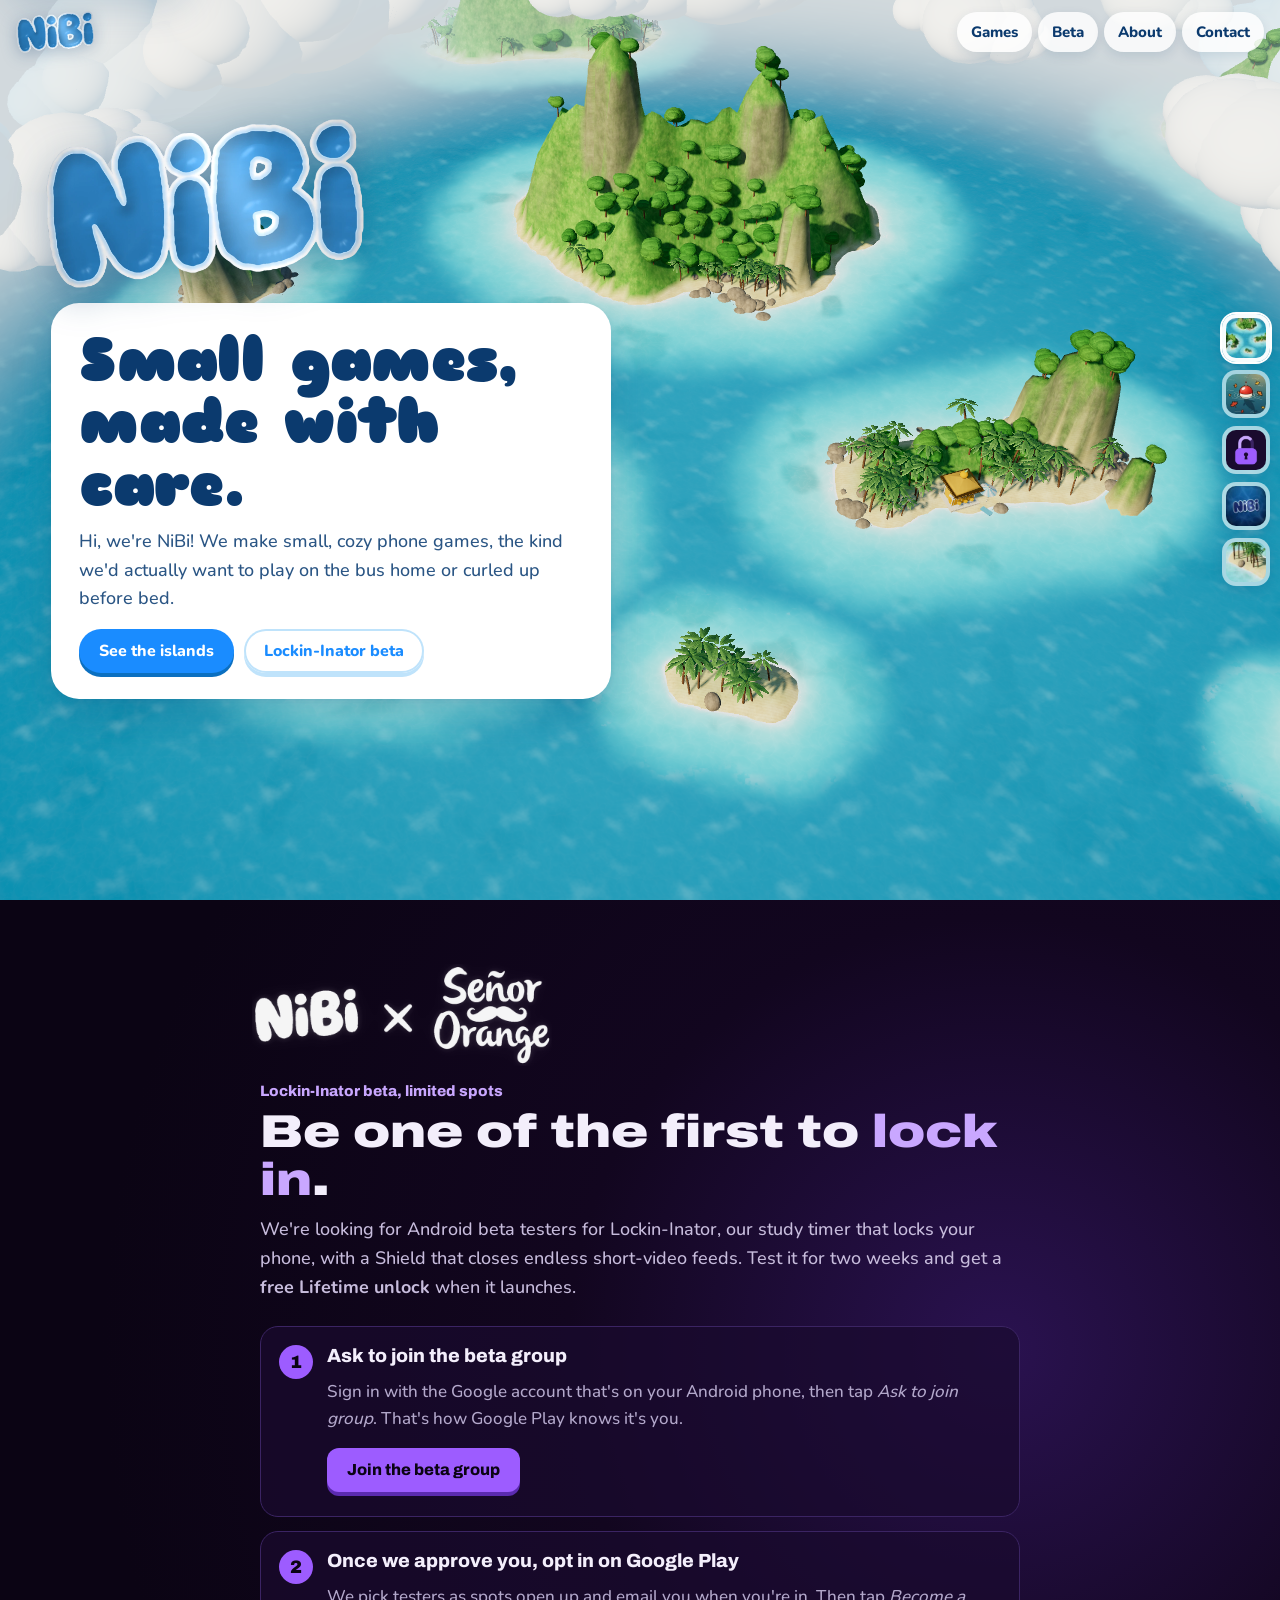
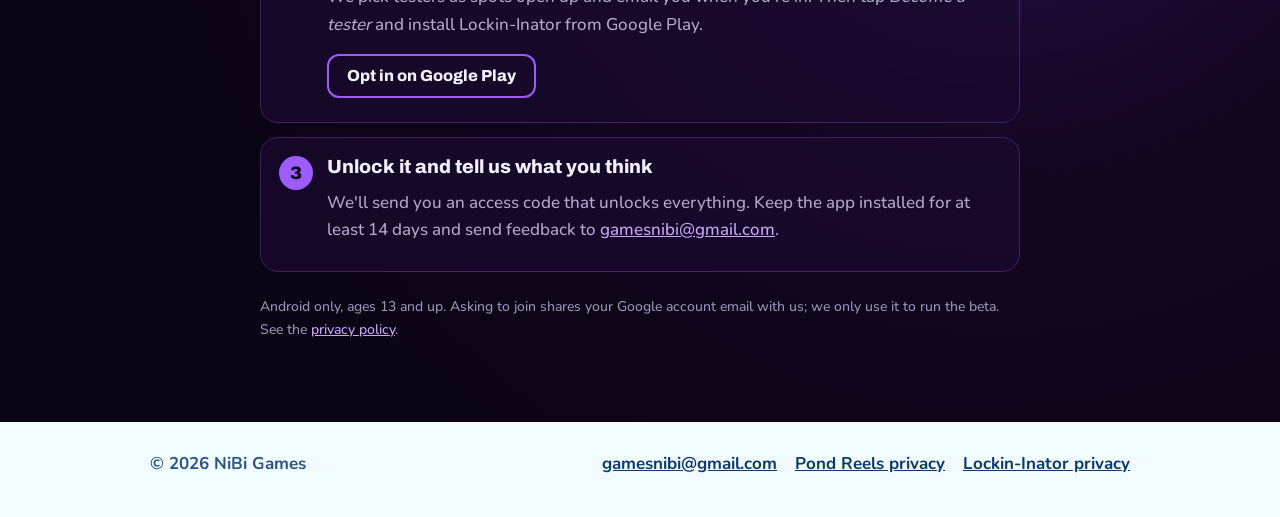
<file: index.html>
<!doctype html>
<html lang="en">
<head>
<meta charset="utf-8">
<meta name="viewport" content="width=device-width, initial-scale=1, viewport-fit=cover">
<title>NiBi Games | Small games, made with care</title>
<meta name="description" content="NiBi Games is a tiny indie studio in Canada making cozy games for phones. Explore our islands: Pond Reels, coming soon to Google Play, and Lockin-Inator, our study timer made with Señor Orange.">
<meta property="og:title" content="NiBi Games">
<meta property="og:description" content="Small games, made with care. A tiny indie studio making cozy games for phones.">
<meta property="og:image" content="https://gamesnibi.github.io/assets/stills/og.png">
<meta property="og:image:width" content="1200">
<meta property="og:image:height" content="630">
<meta property="og:image:alt" content="The NiBi Games logo over the NiBi islands in a turquoise sea">
<meta property="og:type" content="website">
<meta property="og:url" content="https://gamesnibi.github.io/">
<meta name="twitter:card" content="summary_large_image">
<link rel="canonical" href="https://gamesnibi.github.io/">
<script type="application/ld+json">{"@context": "https://schema.org", "@type": "Organization", "name": "NiBi Games", "url": "https://gamesnibi.github.io/", "logo": "https://gamesnibi.github.io/assets/brand/icon-512.png", "email": "gamesnibi@gmail.com"}</script>
<meta name="theme-color" content="#1a8cff">
<link rel="icon" href="assets/brand/favicon-32.png" sizes="32x32">
<link rel="apple-touch-icon" href="assets/brand/apple-touch-icon.png">
<link rel="manifest" href="site.webmanifest">
<link rel="preload" href="assets/fonts/sniglet-800.woff" as="font" type="font/woff" crossorigin>
<link rel="preload" href="assets/fonts/nunito-var.woff" as="font" type="font/woff" crossorigin>
<link rel="stylesheet" href="style.css?v=15">
<script>document.documentElement.classList.add('js')</script>
<script type="module" src="assets/js/main.js"></script>
</head>
<body>
<a class="skip" href="#games">Skip to the games</a>

<header class="topbar">
  <a class="brand" href="./"><img src="assets/brand/nibi-logo.webp" alt="NiBi Games" width="1200" height="641"></a>
  <nav class="topnav" aria-label="Main">
    <a href="#games">Games</a><a href="#beta">Beta</a><a href="#about">About</a><a href="#contact">Contact</a>
  </nav>
</header>

<main>
  <section id="stage" class="stage" aria-label="The NiBi Games islands">
    <picture class="view-still" data-view="overview">
      <source media="(max-aspect-ratio: 1/1)" srcset="assets/stills/overview-tall.webp" width="900" height="1600">
      <img id="poster" class="poster" src="assets/stills/overview-wide.webp" alt="The NiBi islands from above: a horseshoe of jungle hills round a turquoise bay, a long beach island with an orange beach bar, a big mountain island and a little sandbar, with more islands in the mist." width="1600" height="900" fetchpriority="high">
    </picture>
    <canvas id="sea" aria-hidden="true"></canvas>

    <div id="panel-overview" class="hero" role="tabpanel" aria-labelledby="tab-overview">
      <img class="hero-logo" src="assets/brand/nibi-logo.webp" alt="" width="1200" height="641">
      <div class="hero-card">
        <h1>Small games, made with care.</h1>
        <p>Hi, we're NiBi! We make small, cozy phone games, the kind we'd actually want to play on the bus home or curled up before bed.</p>
        <div class="actions">
          <a class="btn primary" href="#games">See the islands</a>
          <a class="btn" href="#beta">Lockin-Inator beta</a>
        </div>
      </div>
    </div>

    <nav class="tabs" role="tablist" aria-label="Islands" aria-orientation="vertical">
      <button class="tab" role="tab" id="tab-overview" aria-controls="panel-overview" aria-selected="true" data-view="overview">
        <img src="assets/stills/thumb-overview.webp" alt="" width="96" height="96"><span class="tab-text">All islands</span>
      </button>
      <button class="tab" role="tab" id="tab-pondreels" aria-controls="card-pondreels" aria-selected="false" data-view="pondreels">
        <img src="assets/brand/pondreels-icon.webp" alt="" width="128" height="128"><span class="tab-text">Pond Reels<small>Coming soon to Android</small></span>
      </button>
      <button class="tab" role="tab" id="tab-lockin" aria-controls="card-lockin" aria-selected="false" data-view="lockin">
        <img src="assets/brand/lockin-icon.webp" alt="" width="128" height="128"><span class="tab-text">Lockin-Inator<small>With Señor Orange, in beta</small></span>
      </button>
      <button class="tab" role="tab" id="tab-nibi" aria-controls="card-nibi" aria-selected="false" data-view="nibi">
        <img src="assets/brand/nibi-hq-thumb.webp" alt="" width="96" height="96"><span class="tab-text">NiBi HQ<small>About us and contact</small></span>
      </button>
      <button class="tab" role="tab" id="tab-soon" aria-controls="card-soon" aria-selected="false" data-view="soon">
        <img src="assets/stills/thumb-soon.webp" alt="" width="96" height="96"><span class="tab-text">More on the way</span>
      </button>
    </nav>

    <div id="cards" class="cards">
      <h2 id="games" class="visually-hidden">Our games</h2>

      <article id="card-pondreels" class="card card-pondreels" role="tabpanel" aria-labelledby="tab-pondreels">
        <header class="card-head">
          <img src="assets/brand/pondreels-icon.webp" alt="Pond Reels icon" width="128" height="128">
          <div>
            <h2>Pond Reels</h2>
            <p class="tagline">A cozy fishing game about a quiet dock, a brass reel and lakes full of fish.</p>
          </div>
        </header>
        <span class="tag">Coming soon to Android</span>
        <button type="button" id="say-hi" class="btn btn-hi">Say hi to Bramble</button>
        <div class="gallery" aria-label="Pond Reels screenshots">
          <img src="assets/shot-pond.webp" alt="The dock at Willow Pond with snowy mountains and a radio on a crate" loading="lazy" width="540" height="1170">
          <img src="assets/shot-reel.webp" alt="Reeling in a fish with the brass wheel and tension gauge" loading="lazy" width="540" height="1170">
          <img src="assets/shot-shop.webp" alt="Barnaby Bramble behind the counter of his tackle shop" loading="lazy" width="540" height="1170">
          <img src="assets/shot-lakes.webp" alt="The map, where you pick which lake to fish today" loading="lazy" width="540" height="1170">
        </div>
        <p>Cast from a sleepy dock, turn the brass reel and see what's biting. Every fish fights in its own way, every lake has its own songs for the radio to find or buy with coins, and something big lives out in the deep water.</p>
        <p>Pop into Barnaby Bramble's tackle shop to upgrade your gear and make the place your own, save up Angler Club tickets to open new lakes, and tune the dock radio to your favourite station.</p>
        <p>We've been building it one fish at a time, and we honestly can't wait for you to cast your first line.</p>
        <ul class="features">
          <li>Fish of every shape and size, from tiny minnows to real monsters</li>
          <li>A brass reel with real haptic feedback</li>
          <li>Legendary fish and bosses with tricks of their own</li>
          <li>A dock radio with songs for every lake to find or buy with coins</li>
          <li>Plays offline. No accounts, no tracking.</li>
          <li>Optional reminders from Bramble, scheduled on your phone</li>
        </ul>
        <a class="notice-pill" href="privacy.html#updated"><b>Privacy policy updated</b> Nov 1, 2026, see what changed</a>
        <p class="links"><a href="privacy.html">Privacy policy</a><a href="mailto:gamesnibi@gmail.com?subject=Pond%20Reels">Feedback</a></p>
      </article>

      <article id="card-lockin" class="card card-lockin" role="tabpanel" aria-labelledby="tab-lockin">
        <img class="lockup" src="assets/brand/senor-orange-lockup.webp" alt="NiBi Games and Señor Orange" width="800" height="272">
        <header class="card-head">
          <img src="assets/brand/lockin-icon.webp" alt="Lockin-Inator icon" width="128" height="128">
          <div>
            <h2>Lockin<span class="dash">-</span>Inator</h2>
            <p class="tagline">A study timer that locks your phone down, plus a shield against endless short videos.</p>
          </div>
        </header>
        <a class="tag tag-beta" href="#beta">Beta testers wanted</a>
        <div class="gallery gallery-9x16" aria-label="Lockin-Inator screenshots">
          <img src="assets/lockin/1-home.webp" alt="The home screen: a study dial set to 25 minutes and a Lock in button" loading="lazy" width="540" height="960">
          <img src="assets/lockin/2-locked.webp" alt="Locked in: the timer counts down and the phone stays on it" loading="lazy" width="540" height="960">
          <img src="assets/lockin/3-shield.webp" alt="Settings: choose which endless feeds the Shield closes, and see how many it has closed" loading="lazy" width="540" height="960">
          <img src="assets/lockin/4-urge-breaker.webp" alt="The Urge-Breaker: a 60-second countdown before you can switch a block off" loading="lazy" width="540" height="960">
          <img src="assets/lockin/5-themes.webp" alt="Six colour themes to pick from, from Violet to Mono" loading="lazy" width="540" height="960">
        </div>
        <p>Set a timer and Lockin-Inator pins your phone to it, turns on Do Not Disturb, and nudges you right back if you wander off into a distracting app. When the timer's done, everything unlocks on its own.</p>
        <p>The rest of the time, the Shield quietly closes those endless short-video feeds while your messages and regular videos keep working. Want to turn it off? You'll have to sit through a 60-second Urge-Breaker first.</p>
        <p>We made it for anyone who's ever picked up their phone to check one thing and looked up an hour later.</p>
        <ul class="features">
          <li>Study Mode keeps your phone locked until the timer ends</li>
          <li>Closes endless short-video feeds</li>
          <li>Messages and regular videos keep working</li>
          <li>Silences notifications while you study (alarms still ring)</li>
          <li>A 60-second Urge-Breaker before you can turn protection off</li>
          <li>Free 7-day trial, then $1 a month or $20 for life</li>
        </ul>
        <a class="btn btn-li" href="#beta">Join the beta</a>
        <a class="notice-pill" href="lockin-inator-privacy.html#updated"><b>Privacy policy updated</b> Nov 1, 2026, see what changed</a>
        <p class="links"><a href="lockin-inator-privacy.html">Privacy policy</a><a href="mailto:gamesnibi@gmail.com?subject=Lockin-Inator">Feedback</a></p>
      </article>

      <article id="card-nibi" class="card card-nibi" role="tabpanel" aria-labelledby="tab-nibi">
        <h2 id="about">A tiny studio with big ideas.</h2>
        <p>We're NiBi Games, a small independent studio in Canada. We think phone games can be calm and beautiful, and we'd rather make something you look forward to opening than something that nags you to come back.</p>
        <p>Every game gets played to pieces by our friends and family before it ships, and we really do read every message you send us.</p>
        <h2 id="contact" class="contact-head">Say hello.</h2>
        <p>Found a bug? Got an idea? Just want to say hi? Send us a note. It comes straight to us, and we usually write back within a few days.</p>
        <a class="btn primary" href="mailto:gamesnibi@gmail.com">gamesnibi@gmail.com</a>
      </article>

      <article id="card-soon" class="card card-soon" role="tabpanel" aria-labelledby="tab-soon">
        <h2>More on the way.</h2>
      </article>
    </div>
    <div id="bubble" class="bubble" aria-live="polite"></div>
    </section>

  <section id="beta" class="beta">
    <div class="beta-wrap">
      <img class="lockup" src="assets/brand/senor-orange-lockup.webp" alt="NiBi Games and Señor Orange" width="800" height="272" loading="lazy">
      <p class="beta-kicker">Lockin-Inator beta, limited spots</p>
      <h2>Be one of the first to <em>lock in</em>.</h2>
      <p class="beta-lead">We're looking for Android beta testers for Lockin-Inator, our study timer that locks your phone, with a Shield that closes endless short-video feeds. Test it for two weeks and get a <strong>free Lifetime unlock</strong> when it launches.</p>
      <ol class="beta-steps">
        <li>
          <h3>Ask to join the beta group</h3>
          <p>Sign in with the Google account that's on your Android phone, then tap <em>Ask to join group</em>. That's how Google Play knows it's you.</p>
          <a class="btn btn-li" href="https://groups.google.com/g/lockin-inator-beta" target="_blank" rel="noopener">Join the beta group</a>
        </li>
        <li>
          <h3>Once we approve you, opt in on Google Play</h3>
          <p>We pick testers as spots open up and email you when you're in. Then tap <em>Become a tester</em> and install Lockin-Inator from Google Play.</p>
          <a class="btn btn-li ghost" href="https://play.google.com/apps/testing/com.lockininator.app" target="_blank" rel="noopener">Opt in on Google Play</a>
        </li>
        <li>
          <h3>Unlock it and tell us what you think</h3>
          <p>We'll send you an access code that unlocks everything. Keep the app installed for at least 14 days and send feedback to <a href="mailto:gamesnibi@gmail.com?subject=Lockin-Inator%20beta">gamesnibi@gmail.com</a>.</p>
        </li>
      </ol>
      <p class="beta-fine">Android only, ages 13 and up. Asking to join shares your Google account email with us; we only use it to run the beta. See the <a href="lockin-inator-privacy.html#beta">privacy policy</a>.</p>
    </div>
  </section>
</main>

<footer class="footer">
  <div class="footer-wrap">
    <p>© 2026 NiBi Games</p>
    <nav aria-label="Footer"><a href="mailto:gamesnibi@gmail.com">gamesnibi@gmail.com</a><a href="privacy.html">Pond Reels privacy</a><a href="lockin-inator-privacy.html">Lockin-Inator privacy</a></nav>
  </div>
</footer>
</body>
</html>
</file>
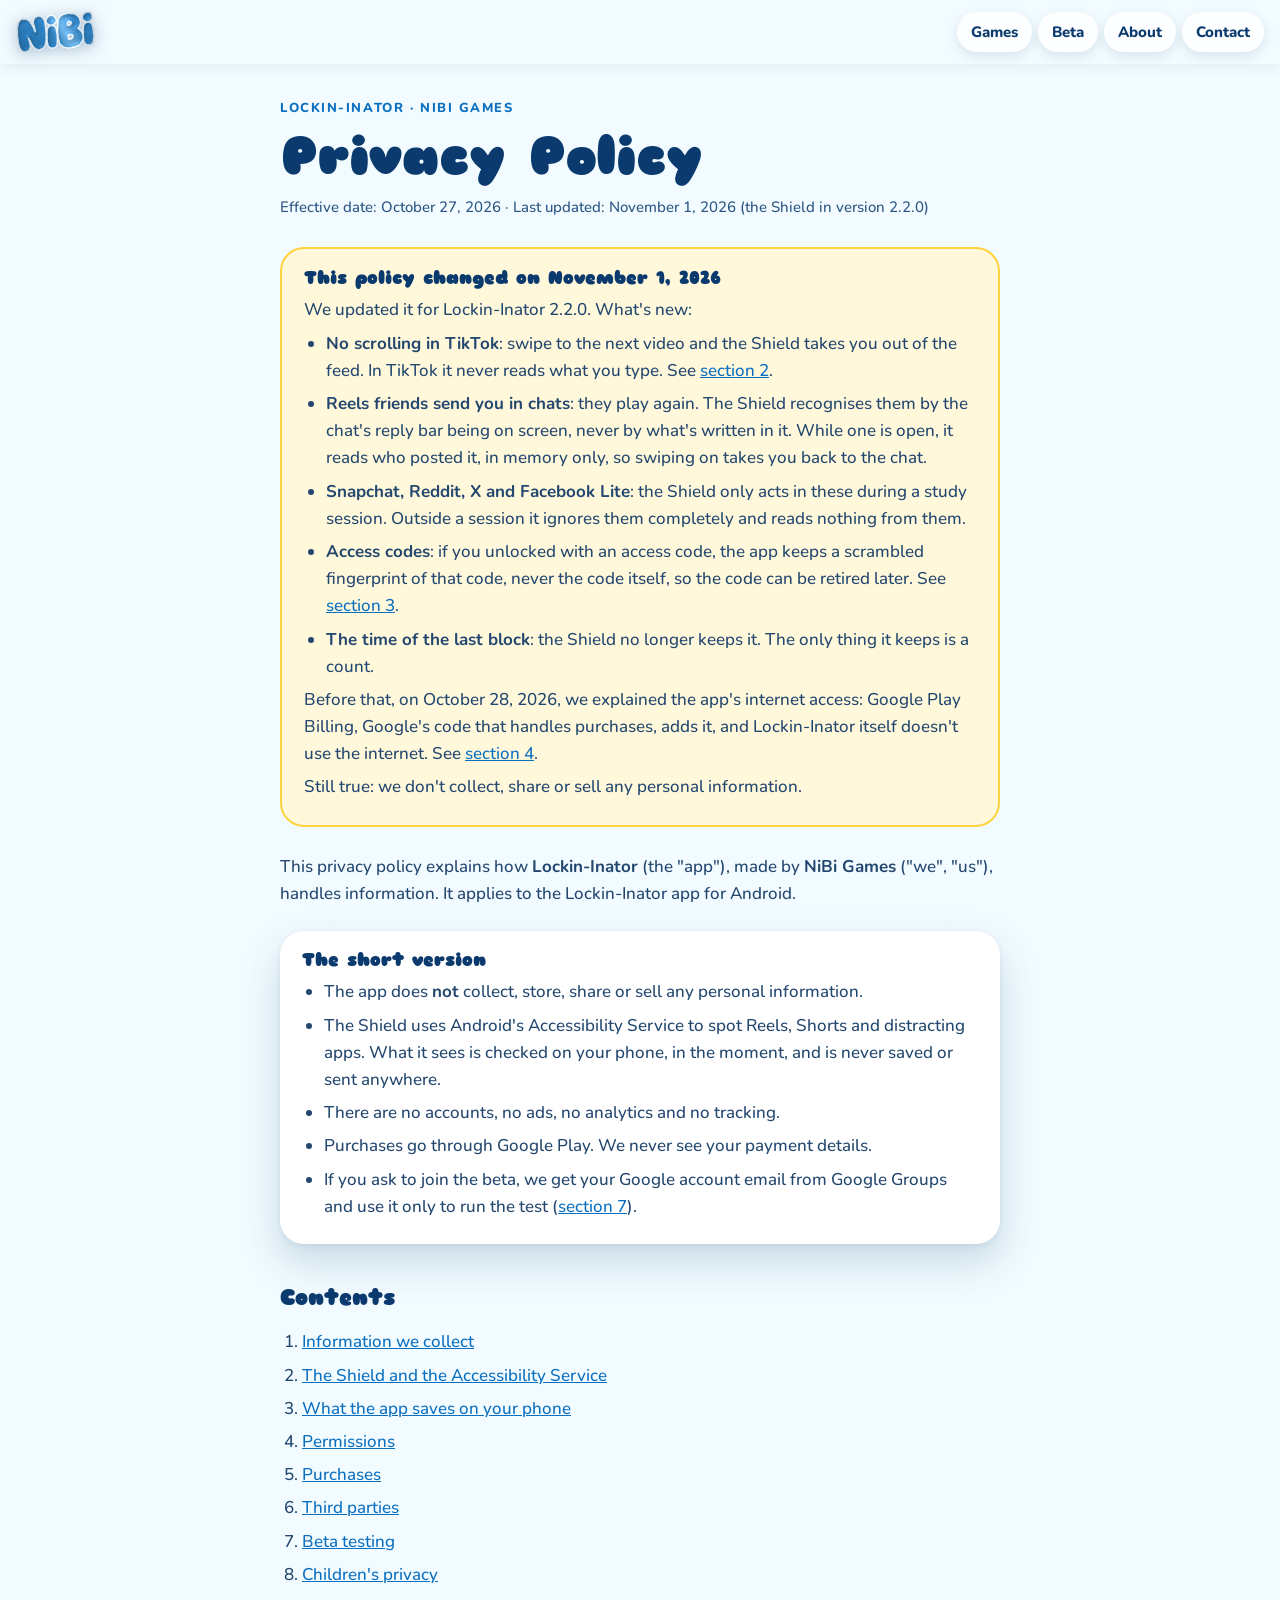
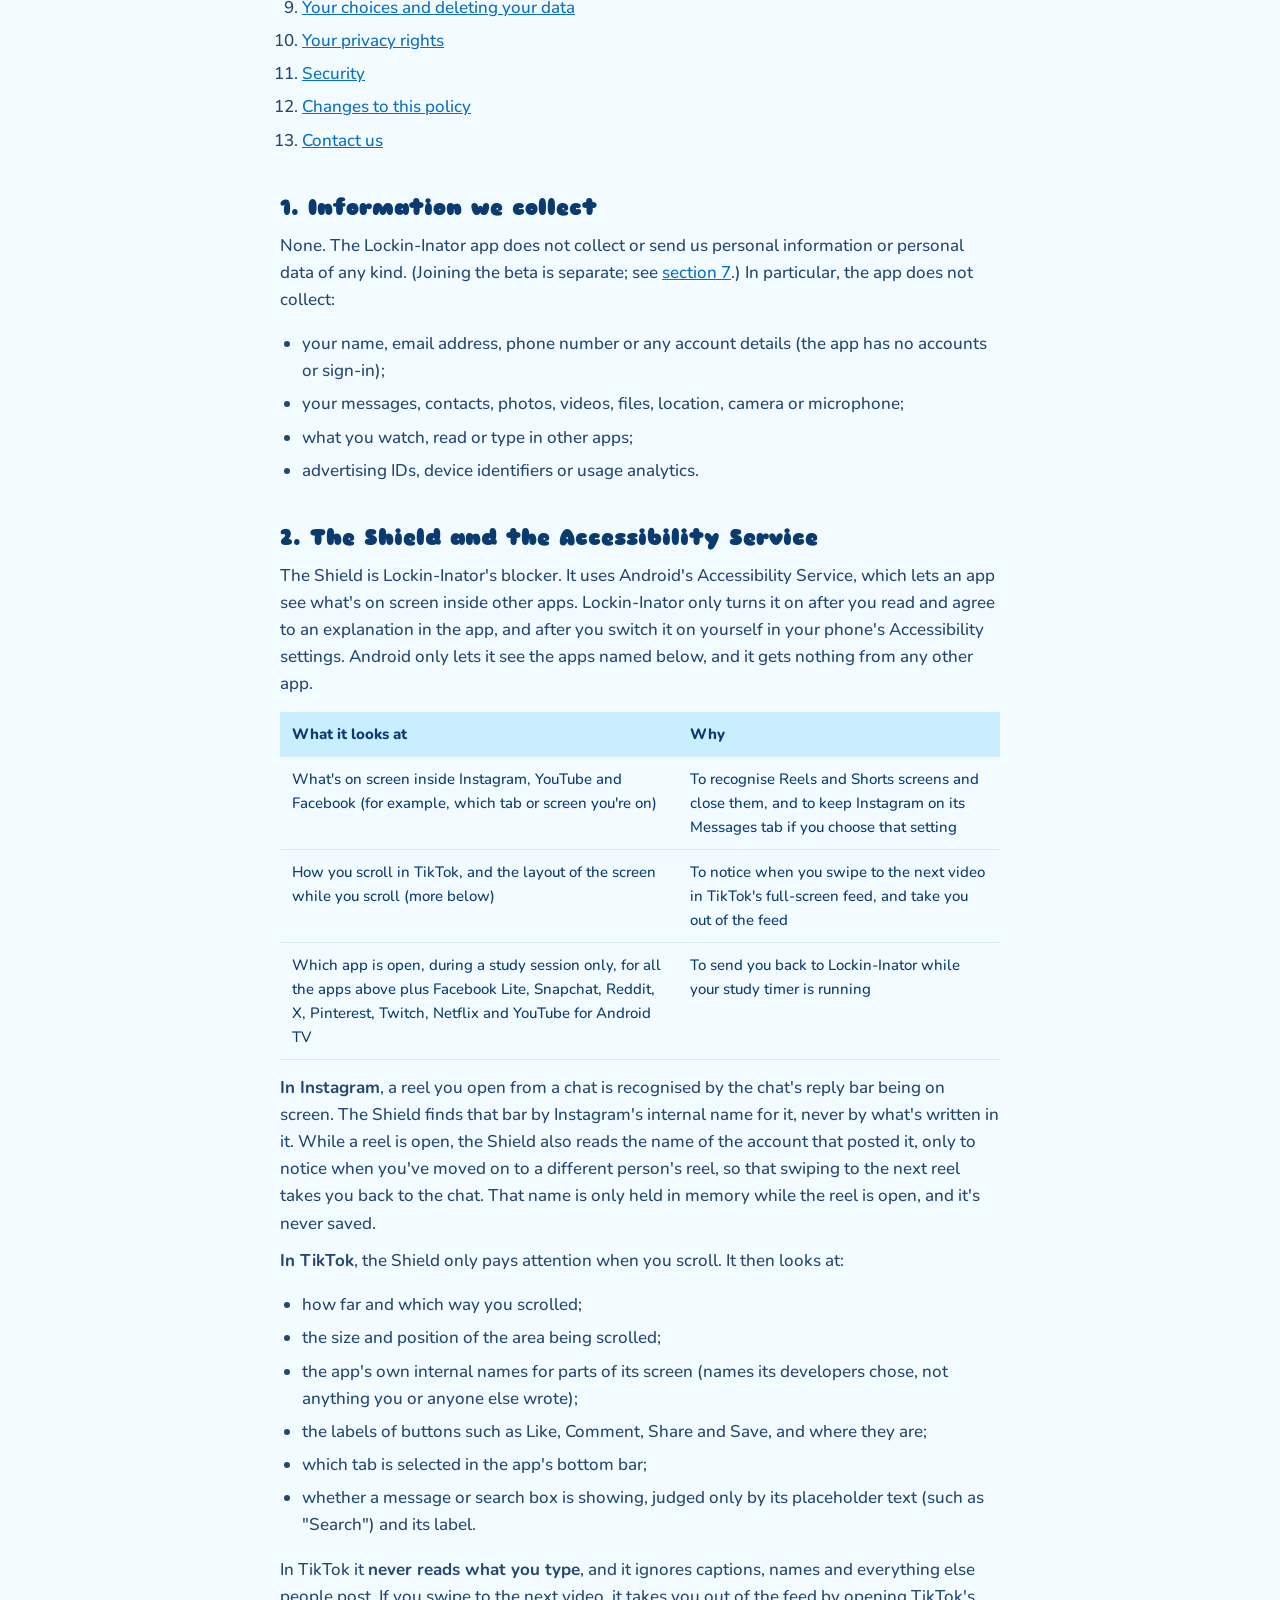
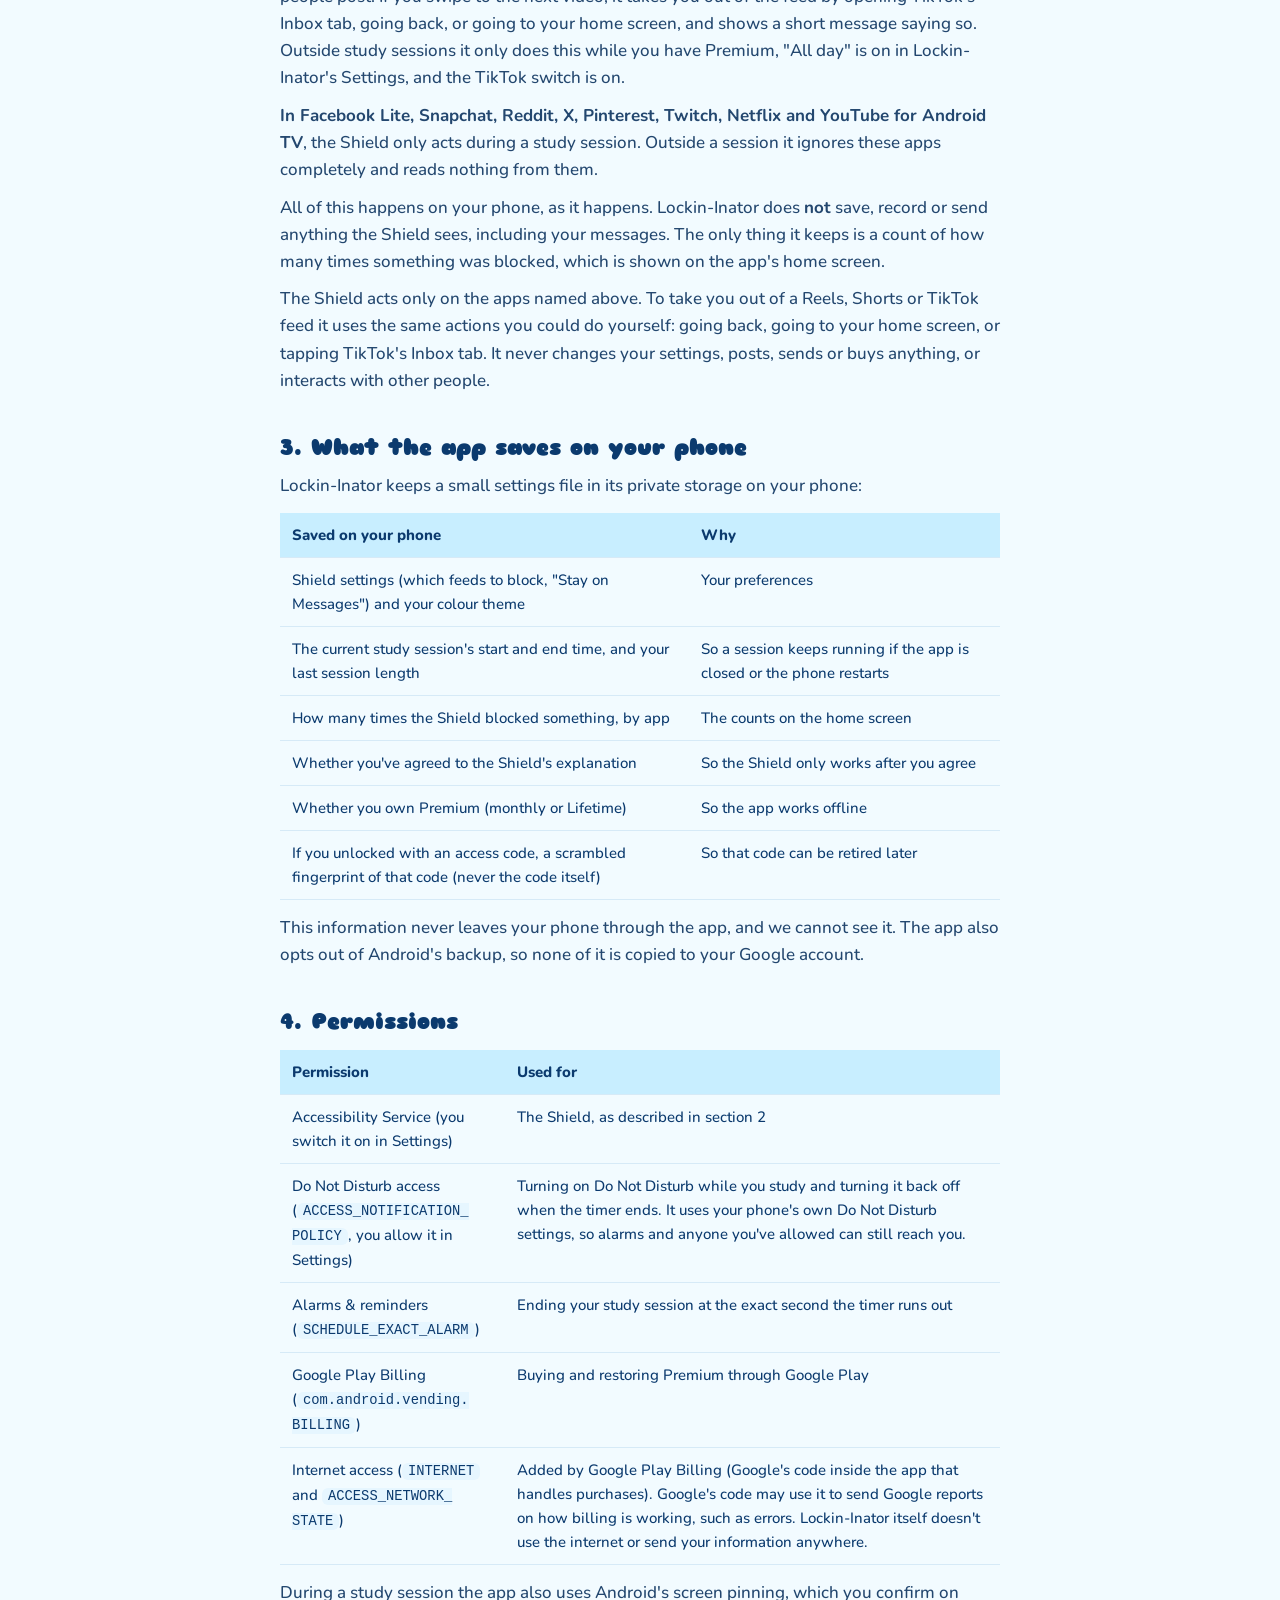
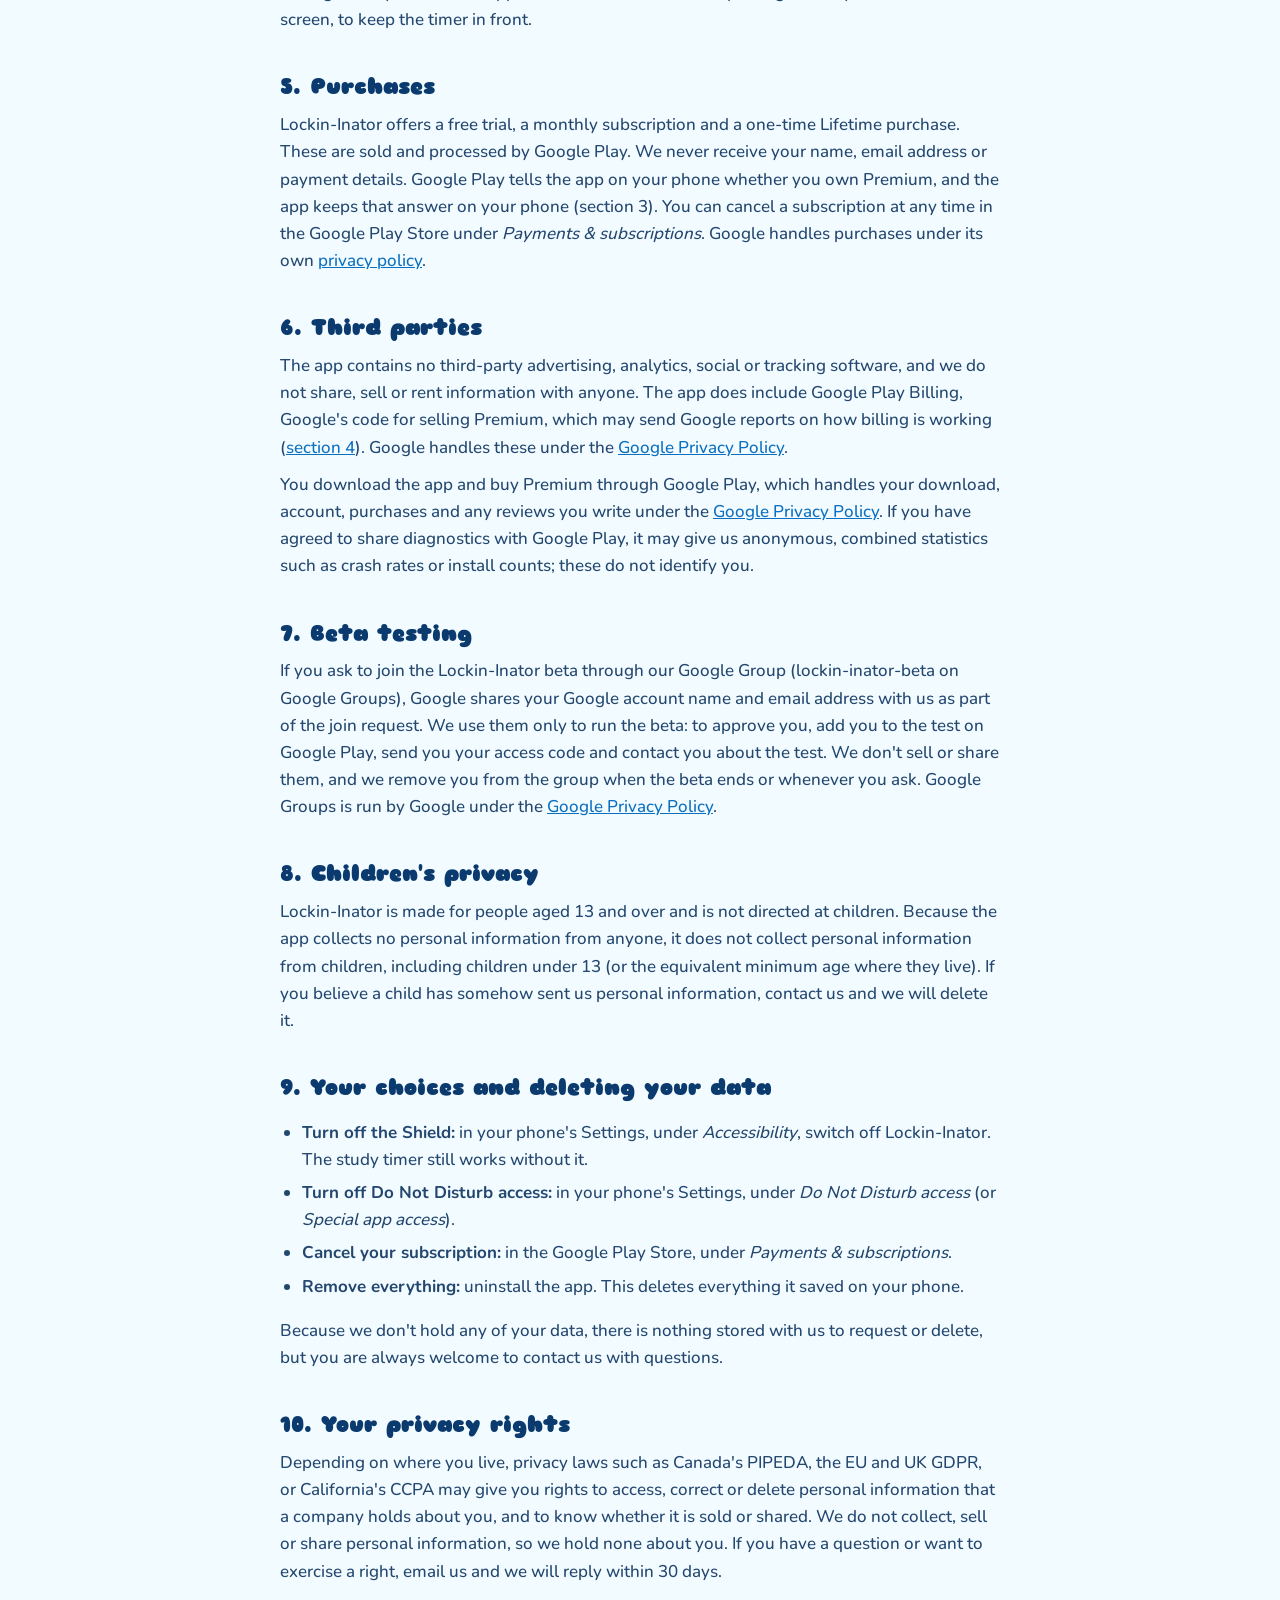
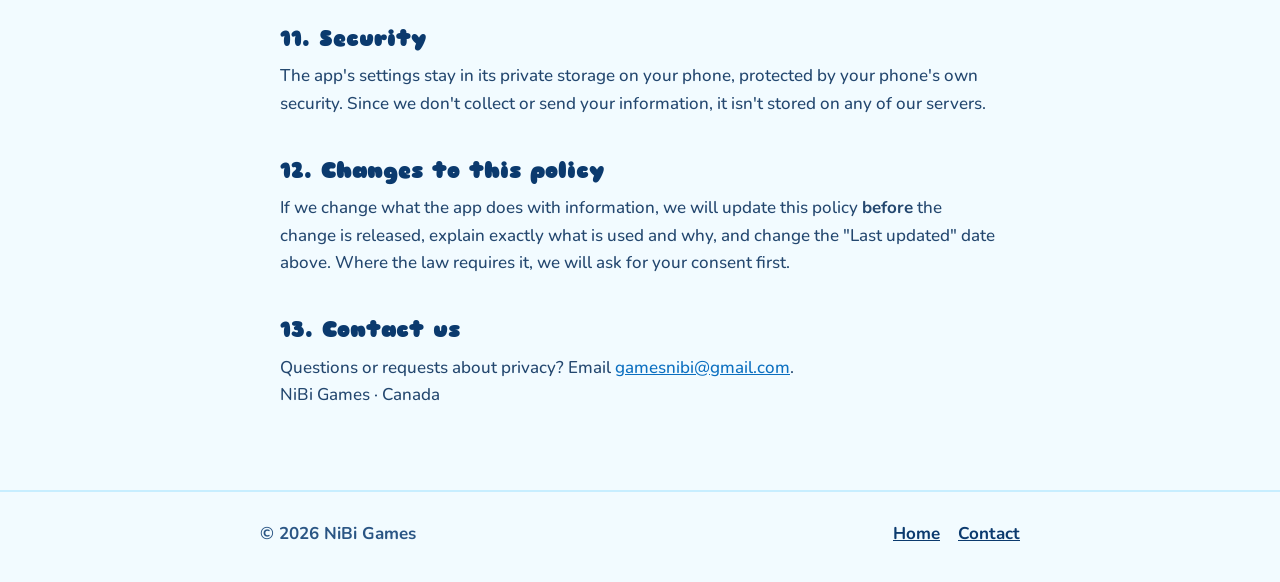
<file: lockin-inator-privacy.html>
<!doctype html>
<html lang="en">
<head>
<meta charset="utf-8">
<meta name="viewport" content="width=device-width, initial-scale=1">
<title>Privacy Policy | Lockin-Inator by NiBi Games</title>
<meta name="description" content="Privacy policy for Lockin-Inator by NiBi Games. The app does not collect, share or sell personal information, and what the Shield sees never leaves your phone.">
<meta name="theme-color" content="#1a8cff">
<link rel="canonical" href="https://gamesnibi.github.io/lockin-inator-privacy.html">
<meta property="og:title" content="Privacy Policy | Lockin-Inator by NiBi Games">
<meta property="og:description" content="Privacy policy for Lockin-Inator by NiBi Games. The app does not collect, share or sell personal information, and what the Shield sees never leaves your phone.">
<meta property="og:image" content="https://gamesnibi.github.io/assets/stills/og.png">
<meta property="og:image:width" content="1200">
<meta property="og:image:height" content="630">
<meta property="og:type" content="article">
<meta property="og:url" content="https://gamesnibi.github.io/lockin-inator-privacy.html">
<meta name="twitter:card" content="summary_large_image">
<link rel="icon" href="assets/brand/favicon-32.png" sizes="32x32">
<link rel="apple-touch-icon" href="assets/brand/apple-touch-icon.png">
<link rel="manifest" href="site.webmanifest">
<link rel="preload" href="assets/fonts/nunito-var.woff" as="font" type="font/woff" crossorigin>
<link rel="stylesheet" href="style.css?v=15">
</head>
<body>
<header class="topbar solid">
  <a class="brand" href="./"><img src="assets/brand/nibi-logo.webp" alt="NiBi Games" width="1200" height="641"></a>
  <nav class="topnav" aria-label="Main">
    <a href="./#games">Games</a><a href="./#beta">Beta</a><a href="./#about">About</a><a href="./#contact">Contact</a>
  </nav>
</header>

<main>
  <article class="legal">
    <div class="eyebrow">Lockin-Inator · NiBi Games</div>
    <h1>Privacy Policy</h1>
    <p class="meta">Effective date: October 27, 2026 · Last updated: November 1, 2026 (the Shield in version 2.2.0)</p>

    <div class="notice" id="updated">
      <strong>This policy changed on November 1, 2026</strong>
      <p>We updated it for Lockin-Inator 2.2.0. What's new:</p>
      <ul>
        <li><strong>No scrolling in TikTok</strong>: swipe to the next video and the Shield takes you out of the feed. In TikTok it never
          reads what you type. See <a href="#shield">section 2</a>.</li>
        <li><strong>Reels friends send you in chats</strong>: they play again. The Shield recognises them by the chat's reply bar being on
          screen, never by what's written in it. While one is open, it reads who posted it, in memory only, so swiping on takes you
          back to the chat.</li>
        <li><strong>Snapchat, Reddit, X and Facebook Lite</strong>: the Shield only acts in these during a study session. Outside a
          session it ignores them completely and reads nothing from them.</li>
        <li><strong>Access codes</strong>: if you unlocked with an access code, the app keeps a scrambled fingerprint of that code, never
          the code itself, so the code can be retired later. See <a href="#device">section 3</a>.</li>
        <li><strong>The time of the last block</strong>: the Shield no longer keeps it. The only thing it keeps is a count.</li>
      </ul>
      <p>Before that, on October 28, 2026, we explained the app's internet access: Google Play Billing, Google's code that handles
        purchases, adds it, and Lockin-Inator itself doesn't use the internet. See <a href="#permissions">section 4</a>.</p>
      <p>Still true: we don't collect, share or sell any personal information.</p>
    </div>

    <p>This privacy policy explains how <strong>Lockin-Inator</strong> (the "app"), made by <strong>NiBi Games</strong>
      ("we", "us"), handles information. It applies to the Lockin-Inator app for Android.</p>

    <div class="summary">
      <strong>The short version</strong>
      <ul>
        <li>The app does <strong>not</strong> collect, store, share or sell any personal information.</li>
        <li>The Shield uses Android's Accessibility Service to spot Reels, Shorts and distracting apps. What it sees is checked on
          your phone, in the moment, and is never saved or sent anywhere.</li>
        <li>There are no accounts, no ads, no analytics and no tracking.</li>
        <li>Purchases go through Google Play. We never see your payment details.</li>
        <li>If you ask to join the beta, we get your Google account email from Google Groups and use it only to run the test (<a href="#beta">section 7</a>).</li>
      </ul>
    </div>

    <h2>Contents</h2>
    <ol class="toc">
      <li><a href="#collect">Information we collect</a></li>
      <li><a href="#shield">The Shield and the Accessibility Service</a></li>
      <li><a href="#device">What the app saves on your phone</a></li>
      <li><a href="#permissions">Permissions</a></li>
      <li><a href="#purchases">Purchases</a></li>
      <li><a href="#thirdparty">Third parties</a></li>
      <li><a href="#beta">Beta testing</a></li>
      <li><a href="#children">Children's privacy</a></li>
      <li><a href="#choices">Your choices and deleting your data</a></li>
      <li><a href="#rights">Your privacy rights</a></li>
      <li><a href="#security">Security</a></li>
      <li><a href="#changes">Changes to this policy</a></li>
      <li><a href="#contact">Contact us</a></li>
    </ol>

    <h2 id="collect">1. Information we collect</h2>
    <p>None. The Lockin-Inator app does not collect or send us personal information or personal data of any kind. (Joining the beta is
      separate; see <a href="#beta">section 7</a>.) In particular, the app does not collect:</p>
    <ul>
      <li>your name, email address, phone number or any account details (the app has no accounts or sign-in);</li>
      <li>your messages, contacts, photos, videos, files, location, camera or microphone;</li>
      <li>what you watch, read or type in other apps;</li>
      <li>advertising IDs, device identifiers or usage analytics.</li>
    </ul>

    <h2 id="shield">2. The Shield and the Accessibility Service</h2>
    <p>The Shield is Lockin-Inator's blocker. It uses Android's Accessibility Service, which lets an app see what's on screen
      inside other apps. Lockin-Inator only turns it on after you read and agree to an explanation in the app, and after you switch
      it on yourself in your phone's Accessibility settings. Android only lets it see the apps named below, and it gets nothing from
      any other app.</p>
    <table>
      <tr><th>What it looks at</th><th>Why</th></tr>
      <tr><td>What's on screen inside Instagram, YouTube and Facebook (for example, which tab or screen you're on)</td><td>To recognise
        Reels and Shorts screens and close them, and to keep Instagram on its Messages tab if you choose that setting</td></tr>
      <tr><td>How you scroll in TikTok, and the layout of the screen while you scroll (more below)</td><td>To notice when you swipe to
        the next video in TikTok's full-screen feed, and take you out of the feed</td></tr>
      <tr><td>Which app is open, during a study session only, for all the apps above plus Facebook Lite, Snapchat, Reddit, X,
        Pinterest, Twitch, Netflix and YouTube for Android TV</td><td>To send you back to Lockin-Inator while your study timer is
        running</td></tr>
    </table>
    <p><strong>In Instagram</strong>, a reel you open from a chat is recognised by the chat's reply bar being on screen. The Shield
      finds that bar by Instagram's internal name for it, never by what's written in it. While a reel is open, the Shield also reads
      the name of the account that posted it, only to notice when you've moved on to a different person's reel, so that swiping to
      the next reel takes you back to the chat. That name is only held in memory while the reel is open, and it's never saved.</p>
    <p><strong>In TikTok</strong>, the Shield only pays attention when you scroll. It then looks at:</p>
    <ul>
      <li>how far and which way you scrolled;</li>
      <li>the size and position of the area being scrolled;</li>
      <li>the app's own internal names for parts of its screen (names its developers chose, not anything you or anyone else wrote);</li>
      <li>the labels of buttons such as Like, Comment, Share and Save, and where they are;</li>
      <li>which tab is selected in the app's bottom bar;</li>
      <li>whether a message or search box is showing, judged only by its placeholder text (such as "Search") and its label.</li>
    </ul>
    <p>In TikTok it <strong>never reads what you type</strong>, and it ignores captions, names and everything else people post. If you
      swipe to the next video, it takes you out of the feed by opening TikTok's Inbox tab, going back, or going to your home screen,
      and shows a short message saying so. Outside study sessions it only does this while you have Premium, "All day" is on in
      Lockin-Inator's Settings, and the TikTok switch is on.</p>
    <p><strong>In Facebook Lite, Snapchat, Reddit, X, Pinterest, Twitch, Netflix and YouTube for Android TV</strong>, the Shield only
      acts during a study session. Outside a session it ignores these apps completely and reads nothing from them.</p>
    <p>All of this happens on your phone, as it happens. Lockin-Inator does <strong>not</strong> save, record or send anything the
      Shield sees, including your messages. The only thing it keeps is a count of how many times something was blocked, which is
      shown on the app's home screen.</p>
    <p>The Shield acts only on the apps named above. To take you out of a Reels, Shorts or TikTok feed it uses the same actions you
      could do yourself: going back, going to your home screen, or tapping TikTok's Inbox tab. It never changes your settings, posts,
      sends or buys anything, or interacts with other people.</p>

    <h2 id="device">3. What the app saves on your phone</h2>
    <p>Lockin-Inator keeps a small settings file in its private storage on your phone:</p>
    <table>
      <tr><th>Saved on your phone</th><th>Why</th></tr>
      <tr><td>Shield settings (which feeds to block, "Stay on Messages") and your colour theme</td><td>Your preferences</td></tr>
      <tr><td>The current study session's start and end time, and your last session length</td><td>So a session keeps running if the app is closed or the phone restarts</td></tr>
      <tr><td>How many times the Shield blocked something, by app</td><td>The counts on the home screen</td></tr>
      <tr><td>Whether you've agreed to the Shield's explanation</td><td>So the Shield only works after you agree</td></tr>
      <tr><td>Whether you own Premium (monthly or Lifetime)</td><td>So the app works offline</td></tr>
      <tr><td>If you unlocked with an access code, a scrambled fingerprint of that code (never the code itself)</td><td>So that code can be retired later</td></tr>
    </table>
    <p>This information never leaves your phone through the app, and we cannot see it. The app also opts out of Android's backup, so
      none of it is copied to your Google account.</p>

    <h2 id="permissions">4. Permissions</h2>
    <table>
      <tr><th>Permission</th><th>Used for</th></tr>
      <tr><td>Accessibility Service (you switch it on in Settings)</td><td>The Shield, as described in section 2</td></tr>
      <tr><td>Do Not Disturb access (<code>ACCESS_<wbr>NOTIFICATION_<wbr>POLICY</code>, you allow it in Settings)</td><td>Turning on Do Not Disturb
        while you study and turning it back off when the timer ends. It uses your phone's own Do Not Disturb settings, so alarms and
        anyone you've allowed can still reach you.</td></tr>
      <tr><td>Alarms &amp; reminders (<code>SCHEDULE_<wbr>EXACT_<wbr>ALARM</code>)</td><td>Ending your study session at the exact second the timer runs out</td></tr>
      <tr><td>Google Play Billing (<code>com.android.<wbr>vending.<wbr>BILLING</code>)</td><td>Buying and restoring Premium through Google Play</td></tr>
      <tr><td>Internet access (<code>INTERNET</code> and <code>ACCESS_<wbr>NETWORK_<wbr>STATE</code>)</td><td>Added by Google Play Billing (Google's code inside
        the app that handles purchases). Google's code may use it to send Google reports on how billing is working, such as errors.
        Lockin-Inator itself doesn't use the internet or send your information anywhere.</td></tr>
    </table>
    <p>During a study session the app also uses Android's screen pinning, which you confirm on screen, to keep the timer in front.</p>

    <h2 id="purchases">5. Purchases</h2>
    <p>Lockin-Inator offers a free trial, a monthly subscription and a one-time Lifetime purchase. These are sold and processed by
      Google Play. We never receive your name, email address or payment details. Google Play tells the app on your phone whether you
      own Premium, and the app keeps that answer on your phone (section 3). You can cancel a subscription at any time in the Google
      Play Store under <em>Payments &amp; subscriptions</em>. Google handles purchases under its own
      <a href="https://policies.google.com/privacy" rel="noopener">privacy policy</a>.</p>

    <h2 id="thirdparty">6. Third parties</h2>
    <p>The app contains no third-party advertising, analytics, social or tracking software, and we do not share, sell or rent
      information with anyone. The app does include Google Play Billing, Google's code for selling Premium, which may send Google
      reports on how billing is working (<a href="#permissions">section 4</a>). Google handles these under the
      <a href="https://policies.google.com/privacy" rel="noopener">Google Privacy Policy</a>.</p>
    <p>You download the app and buy Premium through Google Play, which handles your download, account, purchases and any reviews you
      write under the <a href="https://policies.google.com/privacy" rel="noopener">Google Privacy Policy</a>. If you have agreed to
      share diagnostics with Google Play, it may give us anonymous, combined statistics such as crash rates or install counts; these
      do not identify you.</p>

    <h2 id="beta">7. Beta testing</h2>
    <p>If you ask to join the Lockin-Inator beta through our Google Group (lockin-inator-beta on Google Groups), Google shares your
      Google account name and email address with us as part of the join request. We use them only to run the beta: to approve you,
      add you to the test on Google Play, send you your access code and contact you about the test. We don't sell or share them,
      and we remove you from the group when the beta ends or whenever you ask. Google Groups is run by Google under the
      <a href="https://policies.google.com/privacy" rel="noopener">Google Privacy Policy</a>.</p>

    <h2 id="children">8. Children's privacy</h2>
    <p>Lockin-Inator is made for people aged 13 and over and is not directed at children. Because the app collects no personal
      information from anyone, it does not collect personal information from children, including children under 13 (or the
      equivalent minimum age where they live). If you believe a child has somehow sent us personal information, contact us and we
      will delete it.</p>

    <h2 id="choices">9. Your choices and deleting your data</h2>
    <ul>
      <li><strong>Turn off the Shield:</strong> in your phone's Settings, under <em>Accessibility</em>, switch off Lockin-Inator. The study
        timer still works without it.</li>
      <li><strong>Turn off Do Not Disturb access:</strong> in your phone's Settings, under <em>Do Not Disturb access</em> (or <em>Special app access</em>).</li>
      <li><strong>Cancel your subscription:</strong> in the Google Play Store, under <em>Payments &amp; subscriptions</em>.</li>
      <li><strong>Remove everything:</strong> uninstall the app. This deletes everything it saved on your phone.</li>
    </ul>
    <p>Because we don't hold any of your data, there is nothing stored with us to request or delete, but you are always welcome to
      contact us with questions.</p>

    <h2 id="rights">10. Your privacy rights</h2>
    <p>Depending on where you live, privacy laws such as Canada's PIPEDA, the EU and UK GDPR, or California's CCPA may give you rights
      to access, correct or delete personal information that a company holds about you, and to know whether it is sold or shared.
      We do not collect, sell or share personal information, so we hold none about you. If you have a question or want to exercise a
      right, email us and we will reply within 30 days.</p>

    <h2 id="security">11. Security</h2>
    <p>The app's settings stay in its private storage on your phone, protected by your phone's own security. Since we don't collect or
      send your information, it isn't stored on any of our servers.</p>

    <h2 id="changes">12. Changes to this policy</h2>
    <p>If we change what the app does with information, we will update this policy <strong>before</strong> the change is released,
      explain exactly what is used and why, and change the "Last updated" date above. Where the law requires it, we will ask for your
      consent first.</p>

    <h2 id="contact">13. Contact us</h2>
    <p>Questions or requests about privacy? Email <a href="mailto:gamesnibi@gmail.com?subject=Lockin-Inator%20privacy">gamesnibi@gmail.com</a>.<br>
      NiBi Games · Canada</p>
  </article>
</main>

<footer>
  <div class="wrap">
    <div>© 2026 NiBi Games</div>
    <nav><a href="./">Home</a><a href="mailto:gamesnibi@gmail.com">Contact</a></nav>
  </div>
</footer>
</body>
</html>
</file>
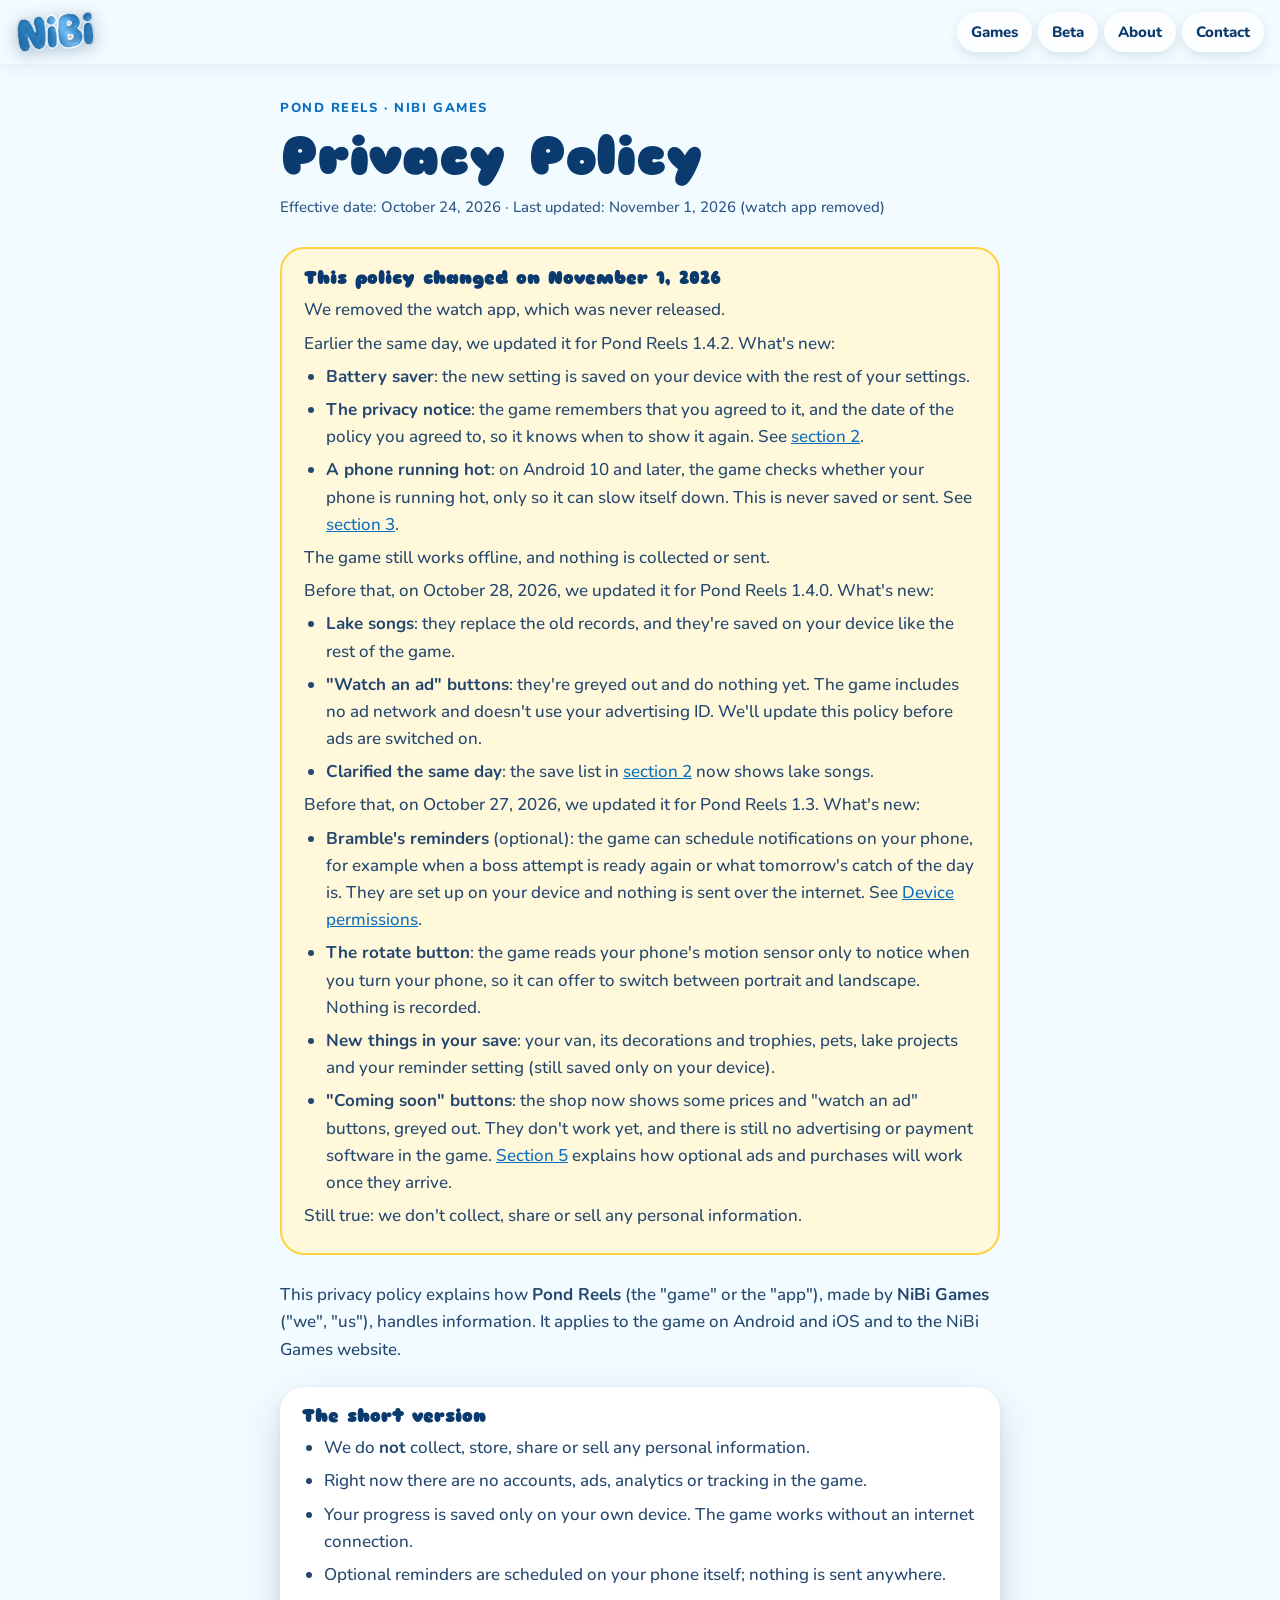
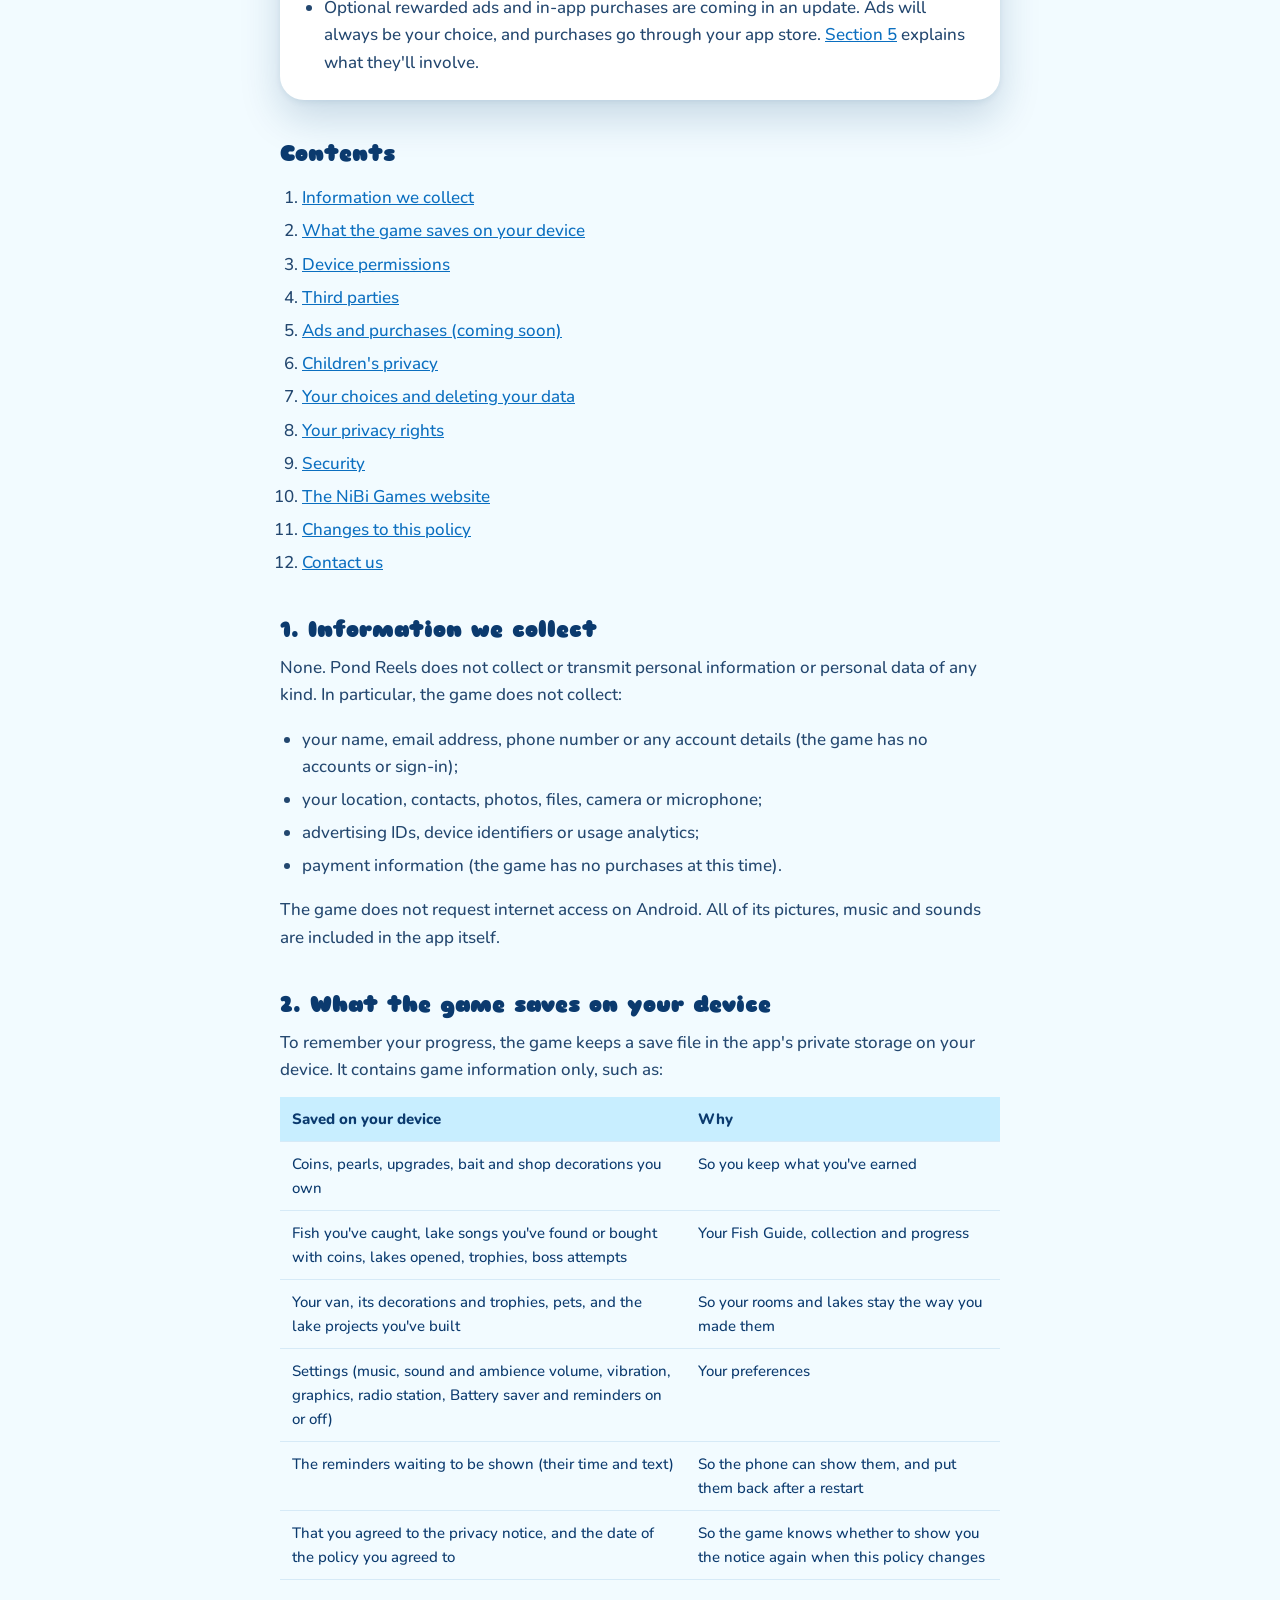
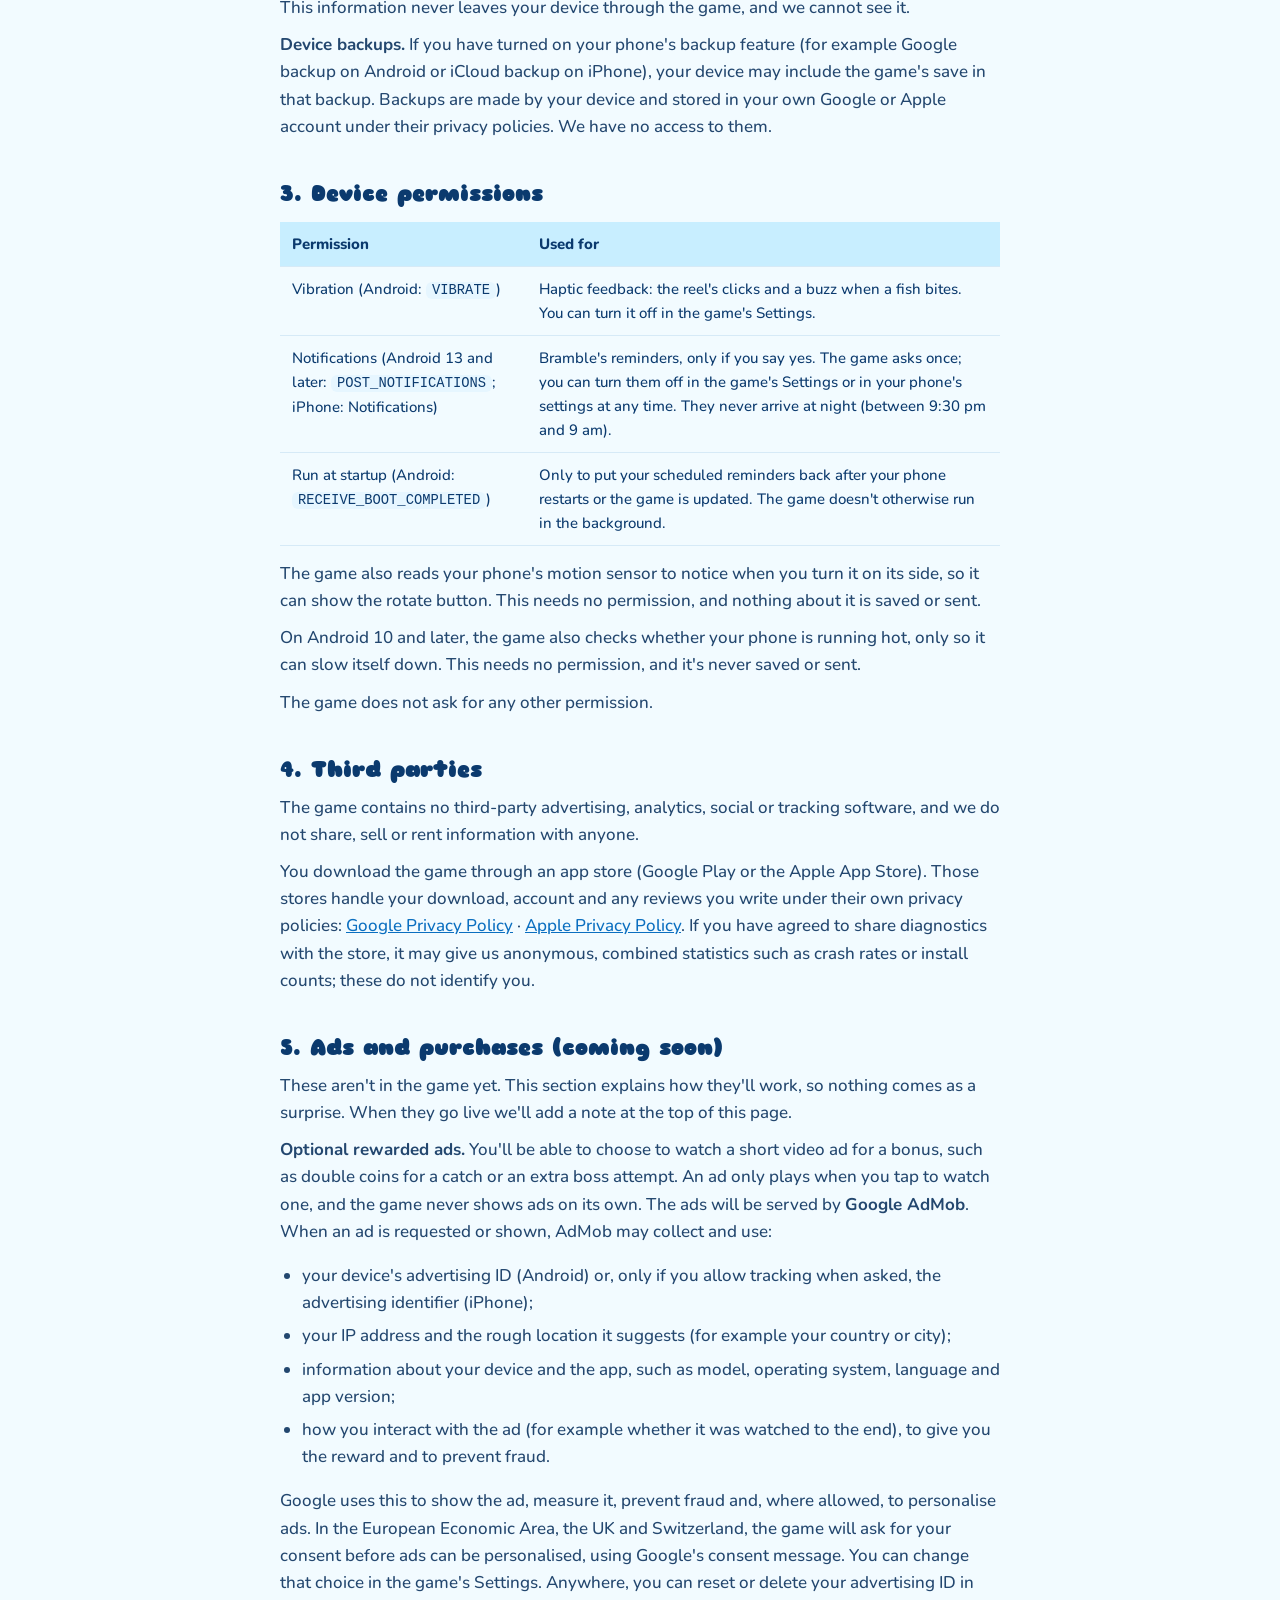
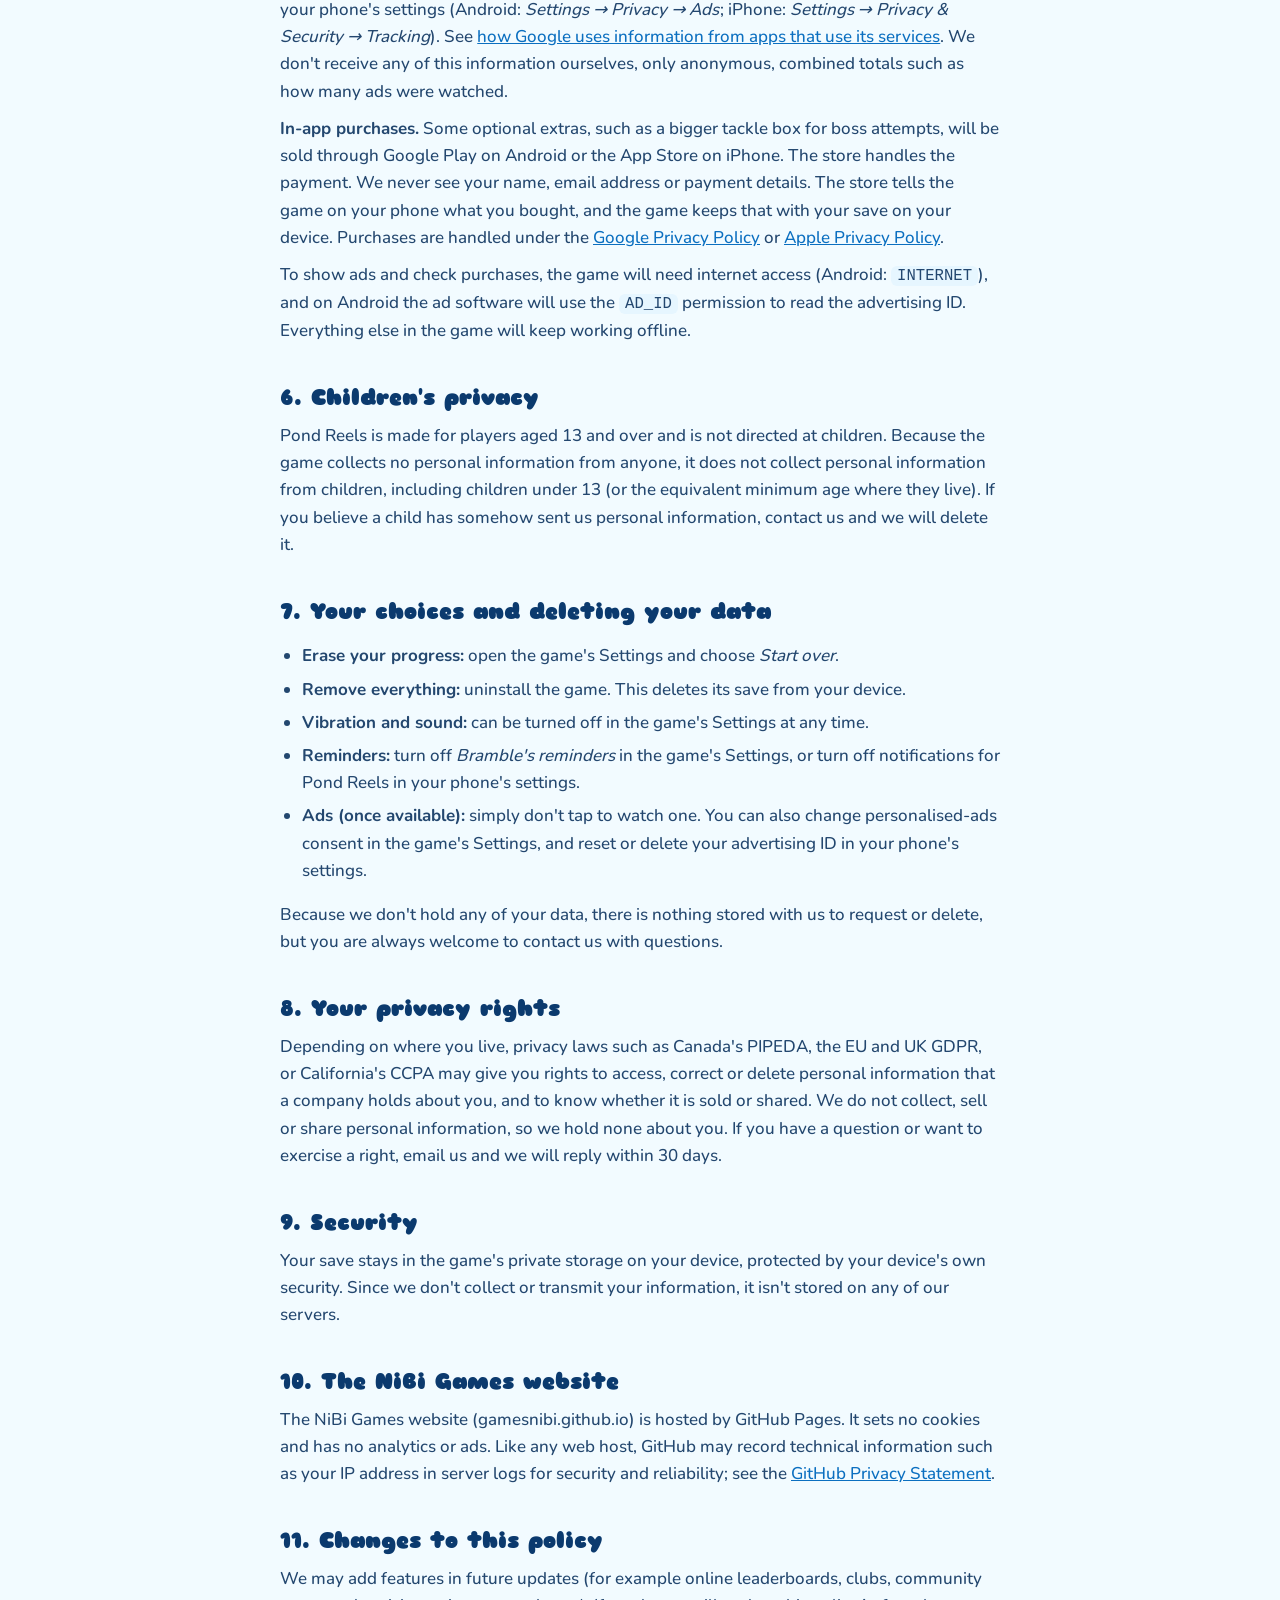
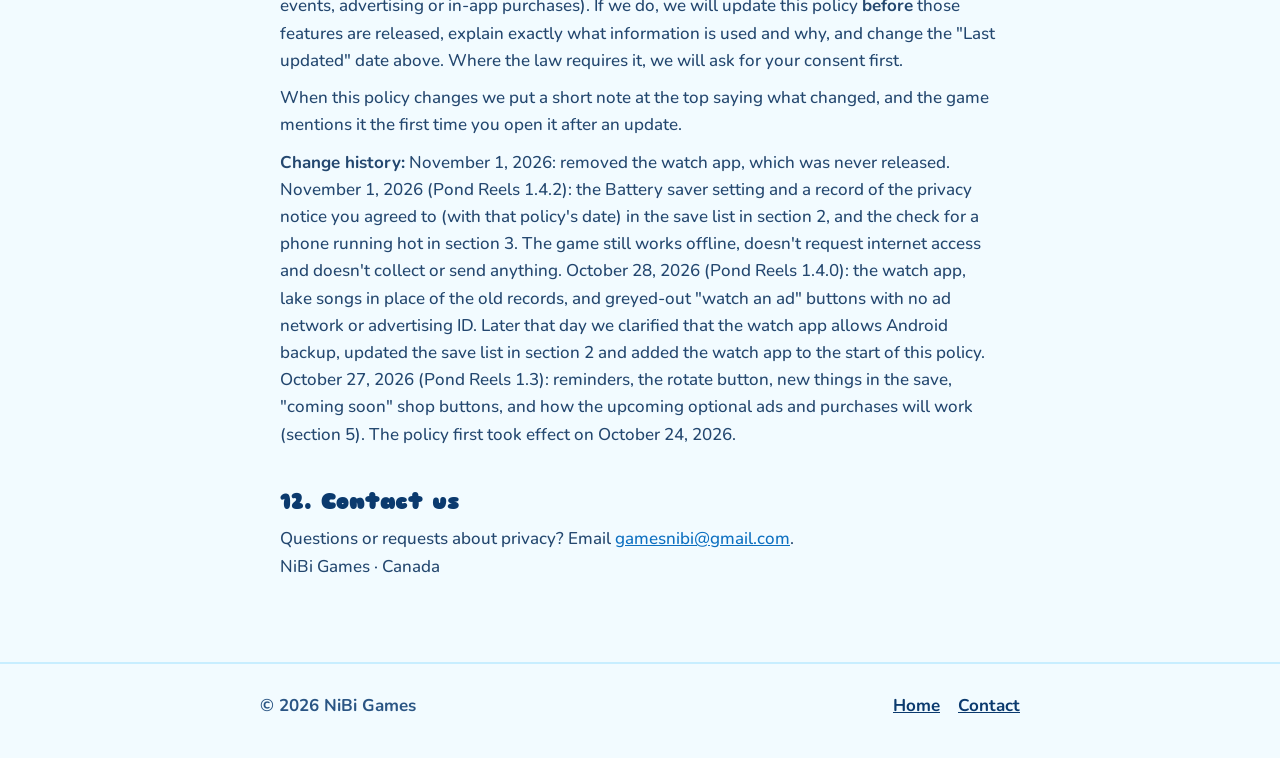
<file: privacy.html>
<!doctype html>
<html lang="en">
<head>
<meta charset="utf-8">
<meta name="viewport" content="width=device-width, initial-scale=1">
<title>Privacy Policy | Pond Reels by NiBi Games</title>
<meta name="description" content="Privacy policy for Pond Reels by NiBi Games. The game does not collect, share or sell personal information.">
<meta name="theme-color" content="#1a8cff">
<link rel="canonical" href="https://gamesnibi.github.io/privacy.html">
<meta property="og:title" content="Privacy Policy | Pond Reels by NiBi Games">
<meta property="og:description" content="Privacy policy for Pond Reels by NiBi Games. The game does not collect, share or sell personal information.">
<meta property="og:image" content="https://gamesnibi.github.io/assets/stills/og.png">
<meta property="og:image:width" content="1200">
<meta property="og:image:height" content="630">
<meta property="og:type" content="article">
<meta property="og:url" content="https://gamesnibi.github.io/privacy.html">
<meta name="twitter:card" content="summary_large_image">
<link rel="icon" href="assets/brand/favicon-32.png" sizes="32x32">
<link rel="apple-touch-icon" href="assets/brand/apple-touch-icon.png">
<link rel="manifest" href="site.webmanifest">
<link rel="preload" href="assets/fonts/nunito-var.woff" as="font" type="font/woff" crossorigin>
<link rel="stylesheet" href="style.css?v=15">
</head>
<body>
<header class="topbar solid">
  <a class="brand" href="./"><img src="assets/brand/nibi-logo.webp" alt="NiBi Games" width="1200" height="641"></a>
  <nav class="topnav" aria-label="Main">
    <a href="./#games">Games</a><a href="./#beta">Beta</a><a href="./#about">About</a><a href="./#contact">Contact</a>
  </nav>
</header>

<main>
  <article class="legal">
    <div class="eyebrow">Pond Reels · NiBi Games</div>
    <h1>Privacy Policy</h1>
    <p class="meta">Effective date: October 24, 2026 · Last updated: November 1, 2026 (watch app removed)</p>

    <div class="notice" id="updated">
      <strong>This policy changed on November 1, 2026</strong>
      <p>We removed the watch app, which was never released.</p>
      <p>Earlier the same day, we updated it for Pond Reels 1.4.2. What's new:</p>
      <ul>
        <li><strong>Battery saver</strong>: the new setting is saved on your device with the rest of your settings.</li>
        <li><strong>The privacy notice</strong>: the game remembers that you agreed to it, and the date of the policy you agreed to, so
          it knows when to show it again. See <a href="#device">section 2</a>.</li>
        <li><strong>A phone running hot</strong>: on Android 10 and later, the game checks whether your phone is running hot, only so it
          can slow itself down. This is never saved or sent. See <a href="#permissions">section 3</a>.</li>
      </ul>
      <p>The game still works offline, and nothing is collected or sent.</p>
      <p>Before that, on October 28, 2026, we updated it for Pond Reels 1.4.0. What's new:</p>
      <ul>
        <li><strong>Lake songs</strong>: they replace the old records, and they're saved on your device like the rest of the game.</li>
        <li><strong>"Watch an ad" buttons</strong>: they're greyed out and do nothing yet. The game includes no ad network and doesn't
          use your advertising ID. We'll update this policy before ads are switched on.</li>
        <li><strong>Clarified the same day</strong>: the save list in <a href="#device">section 2</a> now shows lake songs.</li>
      </ul>
      <p>Before that, on October 27, 2026, we updated it for Pond Reels 1.3. What's new:</p>
      <ul>
        <li><strong>Bramble's reminders</strong> (optional): the game can schedule notifications on your phone, for example when a boss
          attempt is ready again or what tomorrow's catch of the day is. They are set up on your device and nothing is sent over the internet.
          See <a href="#permissions">Device permissions</a>.</li>
        <li><strong>The rotate button</strong>: the game reads your phone's motion sensor only to notice when you turn your phone, so it can
          offer to switch between portrait and landscape. Nothing is recorded.</li>
        <li><strong>New things in your save</strong>: your van, its decorations and trophies, pets, lake projects and your reminder setting
          (still saved only on your device).</li>
        <li><strong>"Coming soon" buttons</strong>: the shop now shows some prices and "watch an ad" buttons, greyed out. They don't work
          yet, and there is still no advertising or payment software in the game. <a href="#ads">Section 5</a> explains how optional
          ads and purchases will work once they arrive.</li>
      </ul>
      <p>Still true: we don't collect, share or sell any personal information.</p>
    </div>

    <p>This privacy policy explains how <strong>Pond Reels</strong> (the "game" or the "app"), made by
      <strong>NiBi Games</strong> ("we", "us"), handles information. It applies to the game on Android and iOS and to the NiBi Games website.</p>

    <div class="summary">
      <strong>The short version</strong>
      <ul>
        <li>We do <strong>not</strong> collect, store, share or sell any personal information.</li>
        <li>Right now there are no accounts, ads, analytics or tracking in the game.</li>
        <li>Your progress is saved only on your own device. The game works without an internet connection.</li>
        <li>Optional reminders are scheduled on your phone itself; nothing is sent anywhere.</li>
        <li>Optional rewarded ads and in-app purchases are coming in an update. Ads will always be your choice, and purchases go through
          your app store. <a href="#ads">Section 5</a> explains what they'll involve.</li>
      </ul>
    </div>

    <h2>Contents</h2>
    <ol class="toc">
      <li><a href="#collect">Information we collect</a></li>
      <li><a href="#device">What the game saves on your device</a></li>
      <li><a href="#permissions">Device permissions</a></li>
      <li><a href="#thirdparty">Third parties</a></li>
      <li><a href="#ads">Ads and purchases (coming soon)</a></li>
      <li><a href="#children">Children's privacy</a></li>
      <li><a href="#choices">Your choices and deleting your data</a></li>
      <li><a href="#rights">Your privacy rights</a></li>
      <li><a href="#security">Security</a></li>
      <li><a href="#website">The NiBi Games website</a></li>
      <li><a href="#changes">Changes to this policy</a></li>
      <li><a href="#contact">Contact us</a></li>
    </ol>

    <h2 id="collect">1. Information we collect</h2>
    <p>None. Pond Reels does not collect or transmit personal information or personal data of any kind. In particular, the game does not collect:</p>
    <ul>
      <li>your name, email address, phone number or any account details (the game has no accounts or sign-in);</li>
      <li>your location, contacts, photos, files, camera or microphone;</li>
      <li>advertising IDs, device identifiers or usage analytics;</li>
      <li>payment information (the game has no purchases at this time).</li>
    </ul>
    <p>The game does not request internet access on Android. All of its pictures, music and sounds are included in the app itself.</p>

    <h2 id="device">2. What the game saves on your device</h2>
    <p>To remember your progress, the game keeps a save file in the app's private storage on your device. It contains game information only, such as:</p>
    <table>
      <tr><th>Saved on your device</th><th>Why</th></tr>
      <tr><td>Coins, pearls, upgrades, bait and shop decorations you own</td><td>So you keep what you've earned</td></tr>
      <tr><td>Fish you've caught, lake songs you've found or bought with coins, lakes opened, trophies, boss attempts</td><td>Your Fish Guide, collection and progress</td></tr>
      <tr><td>Your van, its decorations and trophies, pets, and the lake projects you've built</td><td>So your rooms and lakes stay the way you made them</td></tr>
      <tr><td>Settings (music, sound and ambience volume, vibration, graphics, radio station, Battery saver and reminders on or off)</td><td>Your preferences</td></tr>
      <tr><td>The reminders waiting to be shown (their time and text)</td><td>So the phone can show them, and put them back after a restart</td></tr>
      <tr><td>That you agreed to the privacy notice, and the date of the policy you agreed to</td><td>So the game knows whether to show you the notice again when this policy changes</td></tr>
    </table>
    <p>This information never leaves your device through the game, and we cannot see it.</p>
    <p><strong>Device backups.</strong> If you have turned on your phone's backup feature (for example Google backup on Android or
      iCloud backup on iPhone), your device may include the game's save in that backup. Backups are made by your device and stored
      in your own Google or Apple account under their privacy policies. We have no access to them.</p>

    <h2 id="permissions">3. Device permissions</h2>
    <table>
      <tr><th>Permission</th><th>Used for</th></tr>
      <tr><td>Vibration (Android: <code>VIBRATE</code>)</td><td>Haptic feedback: the reel's clicks and a buzz when a fish bites. You can turn it off in the game's Settings.</td></tr>
      <tr><td>Notifications (Android 13 and later: <code>POST_<wbr>NOTIFICATIONS</code>; iPhone: Notifications)</td><td>Bramble's reminders, only if you say yes. The game asks once; you can turn them off in the game's Settings or in your phone's settings at any time. They never arrive at night (between 9:30 pm and 9 am).</td></tr>
      <tr><td>Run at startup (Android: <code>RECEIVE_<wbr>BOOT_<wbr>COMPLETED</code>)</td><td>Only to put your scheduled reminders back after your phone restarts or the game is updated. The game doesn't otherwise run in the background.</td></tr>
    </table>
    <p>The game also reads your phone's motion sensor to notice when you turn it on its side, so it can show the rotate button. This needs no permission, and nothing about it is saved or sent.</p>
    <p>On Android 10 and later, the game also checks whether your phone is running hot, only so it can slow itself down. This needs no permission, and it's never saved or sent.</p>
    <p>The game does not ask for any other permission.</p>

    <h2 id="thirdparty">4. Third parties</h2>
    <p>The game contains no third-party advertising, analytics, social or tracking software, and we do not share, sell or rent
      information with anyone.</p>
    <p>You download the game through an app store (Google Play or the Apple App Store). Those stores handle your download, account and
      any reviews you write under their own privacy policies:
      <a href="https://policies.google.com/privacy" rel="noopener">Google Privacy Policy</a> ·
      <a href="https://www.apple.com/legal/privacy/" rel="noopener">Apple Privacy Policy</a>.
      If you have agreed to share diagnostics with the store, it may give us anonymous, combined statistics such as crash rates or
      install counts; these do not identify you.</p>

    <h2 id="ads">5. Ads and purchases (coming soon)</h2>
    <p>These aren't in the game yet. This section explains how they'll work, so nothing comes as a surprise. When they go live we'll
      add a note at the top of this page.</p>
    <p><strong>Optional rewarded ads.</strong> You'll be able to choose to watch a short video ad for a bonus, such as double coins
      for a catch or an extra boss attempt. An ad only plays when you tap to watch one, and the game never shows ads on its own.
      The ads will be served by <strong>Google AdMob</strong>. When an ad is requested or shown, AdMob may collect and use:</p>
    <ul>
      <li>your device's advertising ID (Android) or, only if you allow tracking when asked, the advertising identifier (iPhone);</li>
      <li>your IP address and the rough location it suggests (for example your country or city);</li>
      <li>information about your device and the app, such as model, operating system, language and app version;</li>
      <li>how you interact with the ad (for example whether it was watched to the end), to give you the reward and to prevent fraud.</li>
    </ul>
    <p>Google uses this to show the ad, measure it, prevent fraud and, where allowed, to personalise ads. In the European Economic Area,
      the UK and Switzerland, the game will ask for your consent before ads can be personalised, using Google's consent message. You can
      change that choice in the game's Settings. Anywhere, you can reset or delete your advertising ID in your phone's settings
      (Android: <em>Settings → Privacy → Ads</em>; iPhone: <em>Settings → Privacy &amp; Security → Tracking</em>). See
      <a href="https://policies.google.com/technologies/partner-sites" rel="noopener">how Google uses information from apps that use its services</a>.
      We don't receive any of this information ourselves, only anonymous, combined totals such as how many ads were watched.</p>
    <p><strong>In-app purchases.</strong> Some optional extras, such as a bigger tackle box for boss attempts, will be sold through
      Google Play on Android or the App Store on iPhone. The store handles the payment. We never see your name, email address or
      payment details. The store tells the game on your phone what you bought, and the game keeps that with your save on your device.
      Purchases are handled under the <a href="https://policies.google.com/privacy" rel="noopener">Google Privacy Policy</a> or
      <a href="https://www.apple.com/legal/privacy/" rel="noopener">Apple Privacy Policy</a>.</p>
    <p>To show ads and check purchases, the game will need internet access (Android: <code>INTERNET</code>), and on Android the ad
      software will use the <code>AD_ID</code> permission to read the advertising ID. Everything else in the game will keep working offline.</p>

    <h2 id="children">6. Children's privacy</h2>
    <p>Pond Reels is made for players aged 13 and over and is not directed at children. Because the game collects no personal
      information from anyone, it does not collect personal information from children, including children under 13
      (or the equivalent minimum age where they live). If you believe a child has somehow sent us personal information, contact us
      and we will delete it.</p>

    <h2 id="choices">7. Your choices and deleting your data</h2>
    <ul>
      <li><strong>Erase your progress:</strong> open the game's Settings and choose <em>Start over</em>.</li>
      <li><strong>Remove everything:</strong> uninstall the game. This deletes its save from your device.</li>
      <li><strong>Vibration and sound:</strong> can be turned off in the game's Settings at any time.</li>
      <li><strong>Reminders:</strong> turn off <em>Bramble's reminders</em> in the game's Settings, or turn off notifications for Pond Reels in your phone's settings.</li>
      <li><strong>Ads (once available):</strong> simply don't tap to watch one. You can also change personalised-ads consent in the game's Settings, and reset or delete your advertising ID in your phone's settings.</li>
    </ul>
    <p>Because we don't hold any of your data, there is nothing stored with us to request or delete, but you are always welcome to
      contact us with questions.</p>

    <h2 id="rights">8. Your privacy rights</h2>
    <p>Depending on where you live, privacy laws such as Canada's PIPEDA, the EU and UK GDPR, or California's CCPA may give you rights
      to access, correct or delete personal information that a company holds about you, and to know whether it is sold or shared.
      We do not collect, sell or share personal information, so we hold none about you. If you have a question or want to exercise a
      right, email us and we will reply within 30 days.</p>

    <h2 id="security">9. Security</h2>
    <p>Your save stays in the game's private storage on your device, protected by your device's own security. Since we don't
      collect or transmit your information, it isn't stored on any of our servers.</p>

    <h2 id="website">10. The NiBi Games website</h2>
    <p>The NiBi Games website (gamesnibi.github.io) is hosted by GitHub Pages. It sets no cookies and has no analytics or ads. Like any web host, GitHub may
      record technical information such as your IP address in server logs for security and reliability; see the
      <a href="https://docs.github.com/en/site-policy/privacy-policies/github-general-privacy-statement" rel="noopener">GitHub Privacy Statement</a>.</p>

    <h2 id="changes">11. Changes to this policy</h2>
    <p>We may add features in future updates (for example online leaderboards, clubs, community events, advertising or in-app
      purchases). If we do, we will update this policy <strong>before</strong> those features are released, explain exactly what
      information is used and why, and change the "Last updated" date above. Where the law requires it, we will ask for your consent first.</p>
    <p>When this policy changes we put a short note at the top saying what changed, and the game mentions it the first time you open it after an update.</p>
    <p><strong>Change history:</strong> November 1, 2026: removed the watch app, which was never released.
      November 1, 2026 (Pond Reels 1.4.2): the Battery saver setting and a record of the privacy
      notice you agreed to (with that policy's date) in the save list in section 2, and the check for a phone running hot in section 3.
      The game still works offline, doesn't request internet access and doesn't collect or send anything.
      October 28, 2026 (Pond Reels 1.4.0): the watch app, lake songs in place of the
      old records, and greyed-out "watch an ad" buttons with no ad network or advertising ID. Later that day we clarified that the
      watch app allows Android backup, updated the save list in section 2 and added the watch app to the start of this policy.
      October 27, 2026 (Pond Reels 1.3): reminders, the rotate button, new things in the save,
      "coming soon" shop buttons, and how the upcoming optional ads and purchases will work (section 5). The policy first took effect on October 24, 2026.</p>

    <h2 id="contact">12. Contact us</h2>
    <p>Questions or requests about privacy? Email <a href="mailto:gamesnibi@gmail.com">gamesnibi@gmail.com</a>.<br>
      NiBi Games · Canada</p>
  </article>
</main>

<footer>
  <div class="wrap">
    <div>© 2026 NiBi Games</div>
    <nav><a href="./">Home</a><a href="mailto:gamesnibi@gmail.com">Contact</a></nav>
  </div>
</footer>
</body>
</html>
</file>
<file: style.css>
/* NiBi Games: the islands. Tokens, type, the stage (3D sea, hero, tabs, cards), the beta section, the footer. */

@font-face { font-family: 'Sniglet'; src: url(assets/fonts/sniglet-800.woff) format('woff'); font-weight: 800; font-display: swap; }
@font-face { font-family: 'Nunito'; src: url(assets/fonts/nunito-var.woff) format('woff'); font-weight: 400 800; font-display: swap; }
@font-face { font-family: 'Archivo'; src: url(assets/fonts/archivo-var.woff) format('woff'); font-weight: 600 900; font-stretch: 100% 125%; font-display: swap; }
@font-face { font-family: 'Bonum'; src: url(assets/fonts/bonum-bold.woff) format('woff'); font-weight: 700; font-display: swap; }

:root {
  --sky: #f2fbff; --shallows: #c8eeff; --lagoon: #2cc4e8; --azure: #1a8cff; --deep: #0b6fc0; --ink: #0b3a6e;
  --sand: #f6e3b0; --sun: #ffd23f; --palm: #3fae4a; --white: #ffffff;
  --li-purple: #9d5cff; --li-lilac: #c9a7ff; --li-black: #0b0414; --li-ink: #f3eefb; --li-soft: #c7bcdc;   /* Lockin-Inator: black and purple */
  --ink-soft: #2a5584;
  --shadow: 0 18px 40px rgba(4, 60, 110, .18), 0 2px 6px rgba(4, 60, 110, .08);
  --radius: 24px;
  --display: 'Sniglet', 'Nunito', ui-rounded, system-ui, sans-serif;
  --body: 'Nunito', ui-rounded, system-ui, -apple-system, 'Segoe UI', sans-serif;
  --so: 'Archivo', 'Nunito', system-ui, sans-serif;
  --top: 64px;
}

*, *::before, *::after { box-sizing: border-box; }
html { scroll-behavior: smooth; -webkit-text-size-adjust: 100%; }
body { margin: 0; background: var(--sky); color: var(--ink); font: 500 17px/1.6 var(--body); }
img { max-width: 100%; height: auto; }
a { color: var(--deep); }
h1, h2, h3 { margin: 0; line-height: 1.12; }
p { margin: .6em 0; }
:focus-visible { outline: 3px solid var(--azure); outline-offset: 3px; border-radius: 8px; }
.visually-hidden { position: absolute !important; width: 1px; height: 1px; margin: -1px; overflow: hidden; clip: rect(0 0 0 0); white-space: nowrap; }

.skip { position: absolute; left: 12px; top: -60px; z-index: 50; background: var(--white); color: var(--ink); padding: 10px 16px; border-radius: 12px; font-weight: 800; box-shadow: var(--shadow); }
.skip:focus { top: 12px; }

/* ---------------------------------------------------------------- top bar */
.topbar { position: fixed; inset: 0 0 auto 0; z-index: 30; height: var(--top); display: flex; align-items: center; justify-content: space-between; gap: 10px; padding: 0 max(16px, env(safe-area-inset-right)) 0 max(16px, env(safe-area-inset-left)); pointer-events: none; }
.topbar > * { pointer-events: auto; }
.topbar.solid { background: rgba(242, 251, 255, .94); box-shadow: 0 2px 14px rgba(4, 60, 110, .08); pointer-events: auto; }   /* over the policies' text */
.brand img { display: block; height: 42px; width: auto; filter: drop-shadow(0 3px 8px rgba(11, 58, 110, .28)); }
.topnav { display: flex; gap: 6px; }
.topnav a { font-weight: 800; font-size: 15px; color: var(--ink); text-decoration: none; padding: 8px 14px; border-radius: 999px; background: rgba(255, 255, 255, .82); box-shadow: 0 4px 12px rgba(4, 60, 110, .12); }
.topnav a:hover { background: var(--white); }

/* ---------------------------------------------------------------- the stage: 3D sea, hero, tabs, cards */
.stage { position: relative; min-height: 100vh; min-height: 100svh; padding: calc(var(--top) + 24px) 16px 32px;
  background: radial-gradient(120% 90% at 50% 40%, #6fdcf0 0%, var(--lagoon) 38%, #0f8fc4 75%, #0b6fa8 100%); }
#sea, .view-still { position: absolute; inset: 0; width: 100%; height: 100%; display: block; }
.view-still img { display: block; width: 100%; height: 100%; object-fit: cover; }
/* still pictures of each view: the overview shows at first paint (under the 3D, which fades in over it); in still
   mode (html.still) the tabs crossfade between them */
.view-still { opacity: 0; transition: opacity .6s ease; }
html:not(.still) .view-still[data-view="overview"] { opacity: 1; }
html.still .stage[data-view="overview"] .view-still.ready[data-view="overview"],
html.still .stage[data-view="pondreels"] .view-still.ready[data-view="pondreels"],
html.still .stage[data-view="lockin"] .view-still.ready[data-view="lockin"],
html.still .stage[data-view="nibi"] .view-still.ready[data-view="nibi"],
html.still .stage[data-view="soon"] .view-still.ready[data-view="soon"] { opacity: 1; }
html.still #sea { display: none; }
#sea { pointer-events: none; opacity: 0; transition: opacity .9s ease; }
html.live #sea { opacity: 1; }

.hero { position: relative; z-index: 2; max-width: 600px; margin: 8vh 0 0 max(0px, 4vw); }
.hero-logo { display: block; width: min(320px, 70vw); filter: drop-shadow(0 12px 18px rgba(11, 58, 110, .3)); margin: 0 0 14px -6px; }
/* the logo bobs up out of the sea, then floats */
html.js .hero-logo { animation: logo-rise 1.3s cubic-bezier(.2, .9, .3, 1.15) .25s both, logo-bob 5s ease-in-out 1.6s infinite; }
@keyframes logo-rise { from { transform: translateY(46px) scale(.92); opacity: 0; } to { transform: none; opacity: 1; } }
@keyframes logo-bob { 0%, 100% { transform: translateY(0) rotate(0); } 50% { transform: translateY(-6px) rotate(-.8deg); } }
.hero-card { background: var(--white); border-radius: 28px; padding: 26px 28px; box-shadow: var(--shadow); }
.hero h1 { font: 800 clamp(34px, 5.4vw, 60px)/1.04 var(--display); letter-spacing: -.01em; }
.hero p { font-size: 18px; color: var(--ink-soft); }
.actions { display: flex; flex-wrap: wrap; gap: 10px; margin-top: 16px; }

.btn { display: inline-block; font: 800 16px/1 var(--body); text-decoration: none; padding: 14px 20px; border-radius: 999px; color: var(--azure); background: var(--white); box-shadow: inset 0 0 0 2px #bfe3fb, 0 4px 0 #bfe3fb; cursor: pointer; border: 0; }
.btn.primary { background: var(--azure); color: var(--white); box-shadow: 0 4px 0 var(--deep); }
.btn:hover { transform: translateY(-1px); }
.btn:active { transform: translateY(2px); box-shadow: none; }

/* tabs: small plain icons hugging the right edge, sliding open on hover or focus */
.tabs { display: none; }
.tab { all: unset; box-sizing: border-box; display: flex; align-items: center; gap: 10px; height: 48px; max-width: 48px; padding: 4px; border-radius: 14px; overflow: hidden; white-space: nowrap; cursor: pointer;
  background: rgba(255, 255, 255, .6); box-shadow: 0 4px 12px rgba(4, 60, 110, .16); color: var(--ink); font: 800 14px/1.15 var(--body);
  transition: max-width .28s ease, background-color .2s ease; -webkit-backdrop-filter: blur(8px); backdrop-filter: blur(8px); }
.tab img { flex: none; width: 40px; height: 40px; border-radius: 10px; object-fit: cover; }
.tab-text { padding-right: 12px; opacity: 0; transition: opacity .2s ease; }
.tab-text small { display: block; font-weight: 700; font-size: 11.5px; color: var(--ink-soft); }
.tab:hover, .tab:focus-visible, .tab.peek { max-width: 260px; background: rgba(255, 255, 255, .96); }
.tab:hover .tab-text, .tab:focus-visible .tab-text, .tab.peek .tab-text { opacity: 1; }
.tab[aria-selected="true"] { background: rgba(255, 255, 255, .97); box-shadow: 0 0 0 2px var(--white), 0 6px 16px rgba(4, 60, 110, .24); }
.tab:focus-visible { outline: 3px solid var(--azure); outline-offset: 2px; }

/* cards: without JavaScript they stack under the hero; with it, the active one floats over the sea */
.cards { position: relative; z-index: 2; display: grid; gap: 20px; max-width: 760px; margin: 40px auto 0; }
.card { background: var(--white); border-radius: var(--radius); padding: 22px 24px 24px; box-shadow: var(--shadow); }
.card h2 { font: 800 30px/1.1 var(--display); }
.card-head { display: flex; gap: 14px; align-items: center; }
.card-head img { width: 64px; height: 64px; border-radius: 16px; flex: none; }
.tagline { margin: 4px 0 0; color: var(--ink-soft); font-weight: 600; }
.card-pondreels h2 { font: 700 34px/1.05 'Bonum', Georgia, serif; color: #2e1a0b; }
.tag { display: inline-block; margin: 12px 0 4px; font: 800 13px/1 var(--body); padding: 7px 12px; border-radius: 999px; background: #e6f6ff; color: var(--deep); text-decoration: none; }
.features { padding-left: 0; list-style: none; margin: 12px 0; }
.features li { position: relative; padding-left: 22px; margin: 6px 0; }
.features li::before { content: ''; position: absolute; left: 4px; top: .62em; width: 8px; height: 8px; border-radius: 50%; background: var(--lagoon); }
.notice-pill { display: inline-block; margin-top: 8px; font-size: 14px; text-decoration: none; color: var(--ink); background: #fff7d6; border-radius: 999px; padding: 7px 13px; }
.notice-pill b { font-weight: 800; }
.links { display: flex; gap: 18px; margin: 12px 0 0; font-weight: 700; font-size: 15px; }

.gallery { display: flex; gap: 10px; overflow-x: auto; scroll-snap-type: x mandatory; padding: 10px 2px 12px; margin: 6px -4px; }
.gallery img { flex: none; height: 300px; width: auto; aspect-ratio: 540 / 1170; border-radius: 16px; scroll-snap-align: start; box-shadow: 0 6px 14px rgba(4, 60, 110, .18); }
.gallery-9x16 img { aspect-ratio: 9 / 16; }

.card-lockin { background: var(--li-black); color: var(--li-ink); box-shadow: 0 14px 40px rgba(76, 29, 149, .35); }
.card-lockin h2 { font: 900 32px/1 var(--so); font-stretch: 125%; color: var(--li-ink); }
.card-lockin .dash { color: var(--li-purple); }
.card-lockin .tagline, .card-lockin p { color: var(--li-soft); }
.card-lockin .lockup { width: 260px; display: block; margin: 0 0 8px -6px; }
.card-lockin .tag-beta { background: var(--li-purple); color: var(--li-black); }
.card-lockin .features li::before { background: var(--li-purple); }
.card-lockin a { color: var(--li-lilac); }
.card-lockin .notice-pill { background: #22103f; color: var(--li-ink); }
.card-lockin :focus-visible { outline-color: var(--li-lilac); }
/* Bramble: the greeting button (Pond Reels card) and his speech bubble over the sea */
.btn-hi { display: inline-block; margin: 12px 0 4px 8px; padding: 8px 14px; font-size: 14px; }
html:not(.js) .btn-hi, html:not(.js) .bubble { display: none; }
.bubble { position: absolute; z-index: 6; left: 0; top: 0; max-width: min(300px, calc(100% - 24px)); padding: 12px 16px;
  background: var(--white); color: var(--ink); border-radius: 18px; box-shadow: var(--shadow); font: 700 15px/1.35 var(--body);
  opacity: 0; transform: translateY(6px) scale(.96); transform-origin: var(--tail, 50%) 100%; transition: opacity .2s ease, transform .25s ease; pointer-events: none; }
.bubble.show { opacity: 1; transform: none; }
.bubble::after { content: ''; position: absolute; left: var(--tail, 50%); bottom: -7px; width: 16px; height: 16px; background: inherit; border-radius: 3px; transform: translateX(-50%) rotate(45deg); }
.btn-li { font-family: var(--so); font-weight: 800; border-radius: 12px; background: var(--li-purple); color: var(--li-black) !important; box-shadow: 0 4px 0 #5b2bb0; margin: 6px 10px 6px 0; }
.btn-li:hover { background: #b07dff; }
.btn-li.ghost { background: transparent; color: var(--li-ink) !important; box-shadow: inset 0 0 0 2px var(--li-purple); }
.btn-li.ghost:hover { background: rgba(157, 92, 255, .14); }
.contact-head { margin-top: 22px; }
.card-soon h2 { font-size: 26px; }

/* ---------------------------------------------------------------- the beta sign-up (Lockin-Inator's black and purple) */
.beta { background-color: var(--li-black); background-image: radial-gradient(ellipse 70% 80% at 78% 40%, #2a1250 0, #12061f 48%, var(--li-black) 100%); color: var(--li-ink); padding: 64px 16px 72px; scroll-margin-top: var(--top); }
.beta-wrap { max-width: 760px; margin: 0 auto; }
.beta .lockup { width: 300px; display: block; margin: 0 0 18px -8px; }
.beta-kicker { font: 800 15px/1 var(--so); color: var(--li-lilac); margin: 0 0 10px; }
.beta h2 { font: 900 clamp(30px, 5vw, 46px)/1.04 var(--so); font-stretch: 125%; color: var(--li-ink); }
.beta h2 em { font-style: normal; color: var(--li-lilac); }
.beta-lead { font-size: 18px; color: var(--li-soft); }
.beta-steps { list-style: none; counter-reset: step; padding: 0; margin: 24px 0; display: grid; gap: 14px; }
.beta-steps li { counter-increment: step; position: relative; background: rgba(26, 11, 46, .72); border: 1px solid #3b2463; border-radius: 18px; padding: 18px 20px 18px 66px; }
.beta-steps li::before { content: counter(step); position: absolute; left: 18px; top: 18px; width: 34px; height: 34px; border-radius: 50%; background: var(--li-purple); color: var(--li-black); font: 900 18px/34px var(--so); text-align: center; }
.beta-steps h3 { font: 800 19px/1.2 var(--so); color: var(--li-ink); }
.beta-steps p { color: #b3a8cb; }
.beta a { color: var(--li-lilac); }
.beta-fine { font-size: 14px; color: #9d92b6; }
.beta :focus-visible { outline-color: var(--li-lilac); }

/* ---------------------------------------------------------------- footer */
.footer { background: var(--sky); padding: 28px 16px 40px; }
.footer-wrap { max-width: 980px; margin: 0 auto; display: flex; flex-wrap: wrap; gap: 10px 24px; align-items: center; justify-content: space-between; font-weight: 700; color: var(--ink-soft); }
.footer p { margin: 0; }
.footer nav { display: flex; flex-wrap: wrap; gap: 8px 18px; }
.footer a { color: var(--ink); }

/* ---------------------------------------------------------------- the privacy policies (their wording is untouched) */
.legal { max-width: 760px; margin: 0 auto; padding: calc(var(--top) + 36px) 20px 72px; overflow-wrap: break-word; }
.legal .eyebrow { font: 800 13px/1.3 var(--body); letter-spacing: .12em; text-transform: uppercase; color: var(--deep); }
.legal h1 { font: 800 clamp(34px, 6vw, 52px)/1.08 var(--display); margin: 12px 0 10px; }
.legal .meta { color: var(--ink-soft); font-size: 15px; margin: 0 0 28px; }
.legal h2 { font: 800 22px/1.25 var(--display); margin: 40px 0 10px; }
.legal p, .legal li { color: #23476f; }
.legal ul, .legal ol { padding-left: 22px; }
.legal li { margin: 6px 0; }
.legal .notice { background: #fff8db; border: 2px solid var(--sun); border-radius: var(--radius); padding: 18px 22px; margin: 8px 0 26px; }
.legal .summary { background: var(--white); border-radius: var(--radius); box-shadow: var(--shadow); padding: 18px 22px; margin: 24px 0; }
.legal .notice > strong, .legal .summary > strong { display: block; font: 800 18px/1.3 var(--display); color: var(--ink); margin-bottom: 4px; }
.legal .notice p, .legal .notice ul, .legal .summary ul { margin: 6px 0; }
.legal table { display: block; max-width: 100%; overflow-x: auto; border-collapse: collapse; margin: 14px 0; font-size: 15px; }
.legal th, .legal td { text-align: left; vertical-align: top; padding: 10px 12px; border-bottom: 1px solid #d6eaf7; min-width: 120px; }
.legal th { background: var(--shallows); color: var(--ink); font-weight: 800; }
.legal code { font-size: .92em; background: #e6f6ff; padding: 1px 6px; border-radius: 6px; overflow-wrap: anywhere; }
.legal [id] { scroll-margin-top: calc(var(--top) + 16px); }
body > footer:not(.footer) { background: var(--sky); padding: 28px 16px 40px; border-top: 2px solid var(--shallows); }
body > footer:not(.footer) .wrap { max-width: 760px; margin: 0 auto; display: flex; flex-wrap: wrap; gap: 10px 24px; justify-content: space-between; font-weight: 700; color: var(--ink-soft); }
body > footer:not(.footer) nav { display: flex; flex-wrap: wrap; gap: 8px 18px; }
body > footer:not(.footer) a { color: var(--ink); }

/* ---------------------------------------------------------------- 404: a tiny lonely islet */
.lost { position: relative; min-height: 100vh; min-height: 100svh; display: grid; place-items: end center; padding: calc(var(--top) + 24px) 16px 9vh; }
.lost-pic { position: absolute; inset: 0; }
.lost-pic img { display: block; width: 100%; height: 100%; object-fit: cover; }
.lost-card { position: relative; max-width: 420px; text-align: center; background: var(--white); border-radius: 28px; box-shadow: var(--shadow); padding: 24px 28px; }
.lost-card h1 { font: 800 clamp(30px, 6vw, 44px)/1.1 var(--display); margin: 0 0 16px; }

/* ---------------------------------------------------------------- with JavaScript: one card at a time, over the sea */
html.js .stage { height: 100vh; height: 100svh; min-height: 520px; padding: 0; overflow: hidden; }
html.js .hero { position: absolute; left: max(16px, 4vw); top: calc(var(--top) + 6vh); margin: 0; width: min(560px, calc(100% - 96px)); }
html.js #games, html.js #about, html.js #contact { scroll-margin-top: 100vh; scroll-margin-top: 100svh; }   /* (the tabs show them) */
html.js .tabs { display: flex; position: absolute; z-index: 5; right: max(10px, env(safe-area-inset-right, 0px)); top: 50%; transform: translateY(-50%); flex-direction: column; align-items: flex-end; gap: 8px; }
html.js .cards { position: absolute; z-index: 4; left: max(16px, 3vw, env(safe-area-inset-left, 0px)); bottom: 24px; width: min(460px, calc(100% - 96px)); max-height: calc(100% - var(--top) - 48px); margin: 0; display: block; }
html.js .card { max-height: calc(100svh - var(--top) - 48px); overflow-y: auto; overscroll-behavior: contain; }
html.js .card[hidden], html.js .hero[hidden] { display: none; }
html.js:not(.tabs-ready) .card { display: none; }     /* until the tabs pick one, don't flash every card */
html.js .gallery img { height: 220px; }

/* ---------------------------------------------------------------- phones */
@media (max-width: 720px) {
  :root { --top: 56px; }
  .brand img { height: 32px; }
  .topnav { gap: 4px; }
  .topnav a { font-size: 13px; padding: 7px 9px; }
  .hero-card { padding: 20px; }
  .gallery img { height: 240px; }
  html.js .hero { left: 12px; width: calc(100% - 76px); top: calc(var(--top) + 3vh); }
  html.js .hero-logo { width: min(210px, 55vw); }
  html.js .cards { left: max(12px, env(safe-area-inset-left, 0px)); right: calc(64px + env(safe-area-inset-right, 0px)); width: auto; bottom: 12px; }
  html.js .card { max-height: 45svh; padding: 18px; }
  html.js .card h2 { font-size: 24px; }
  html.js .gallery img { height: 170px; }
}
@media (max-width: 720px) and (max-height: 700px) {
  html.js .hero { top: calc(var(--top) + 8px); }
  html.js .hero-logo { width: min(130px, 36vw); margin-bottom: 8px; }
  .hero-card { padding: 16px 18px; border-radius: 22px; }
  .hero h1 { font-size: 26px; }
  .hero p { font-size: 15px; line-height: 1.45; margin: 8px 0 12px; }
  .hero .actions { gap: 8px; }
  .hero .actions .btn { font-size: 14px; padding: 11px 16px; }
}
@media (max-width: 360px) {
  .topnav a { font-size: 12px; padding: 6px 7px; }
  .brand img { height: 26px; }
}

@media (prefers-reduced-motion: reduce) {
  html { scroll-behavior: auto; }
  *, *::before, *::after { animation: none !important; transition: none !important; }
}
</file>
